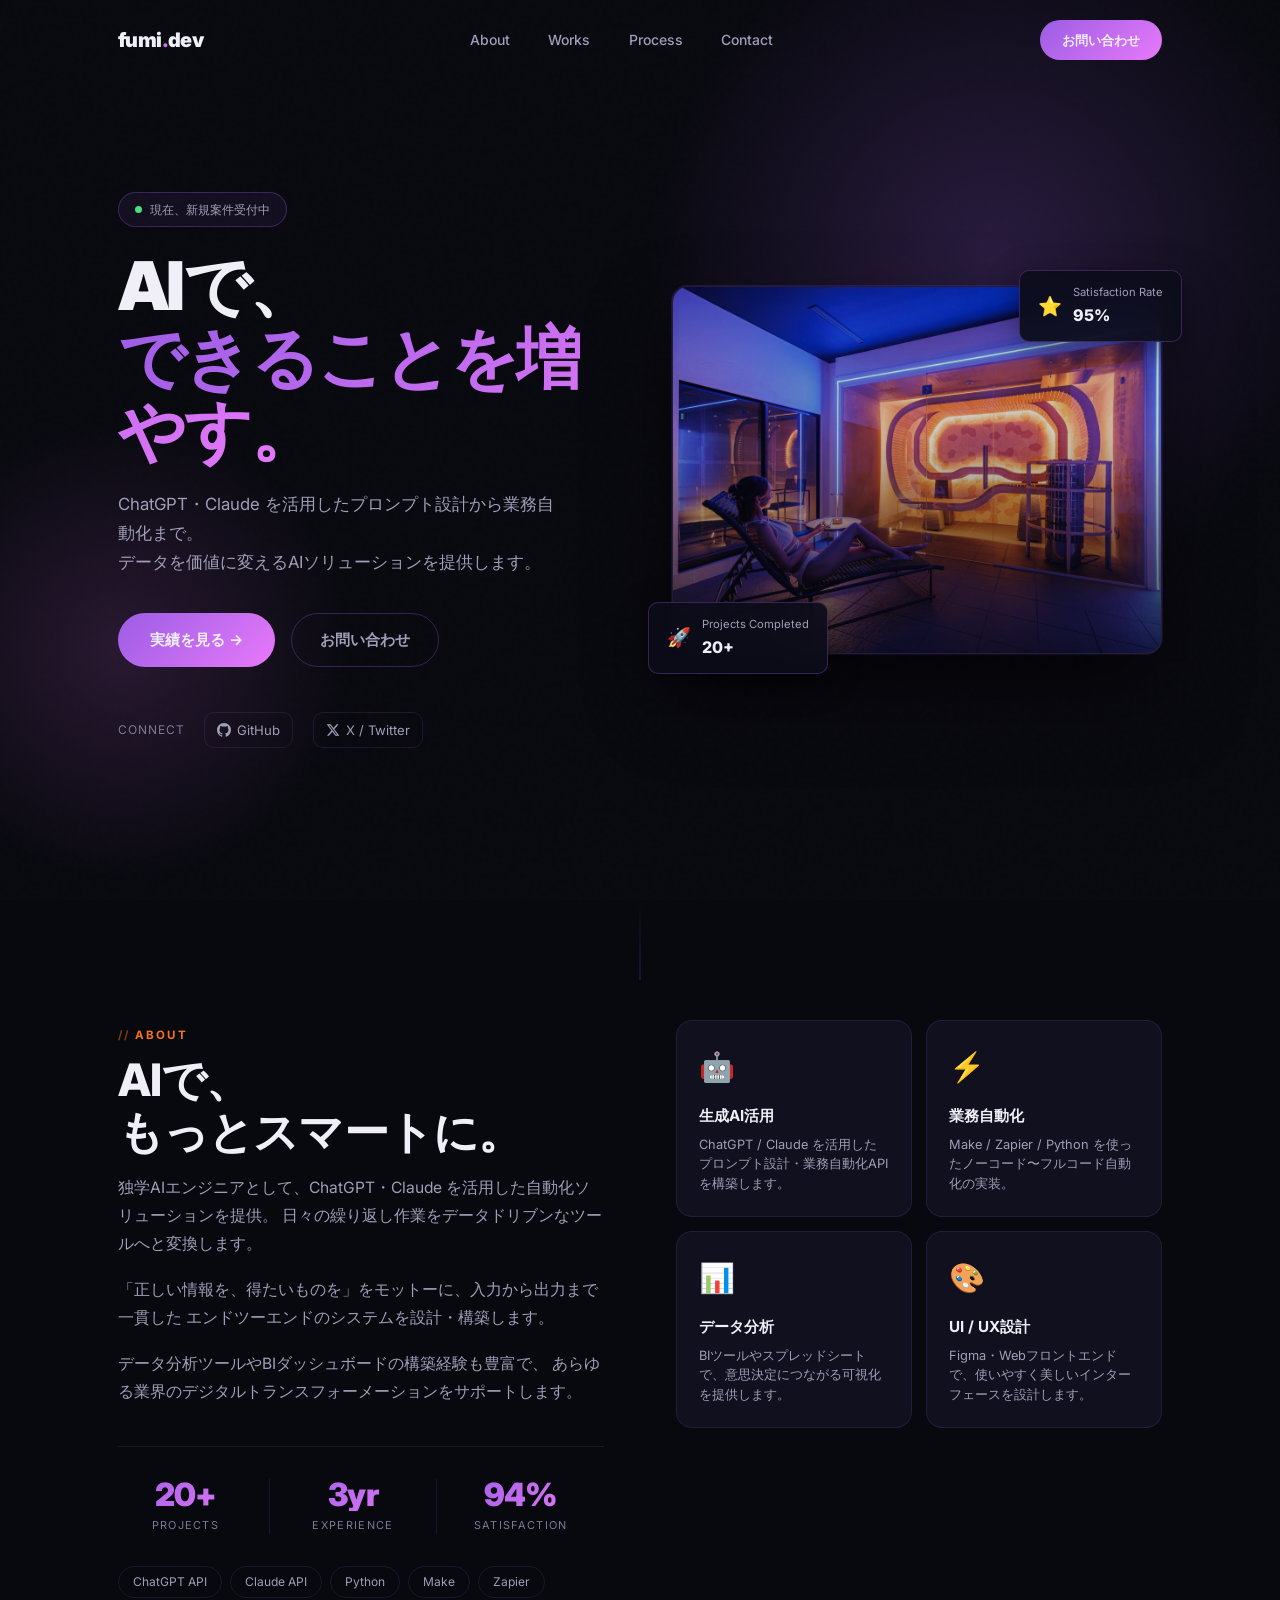
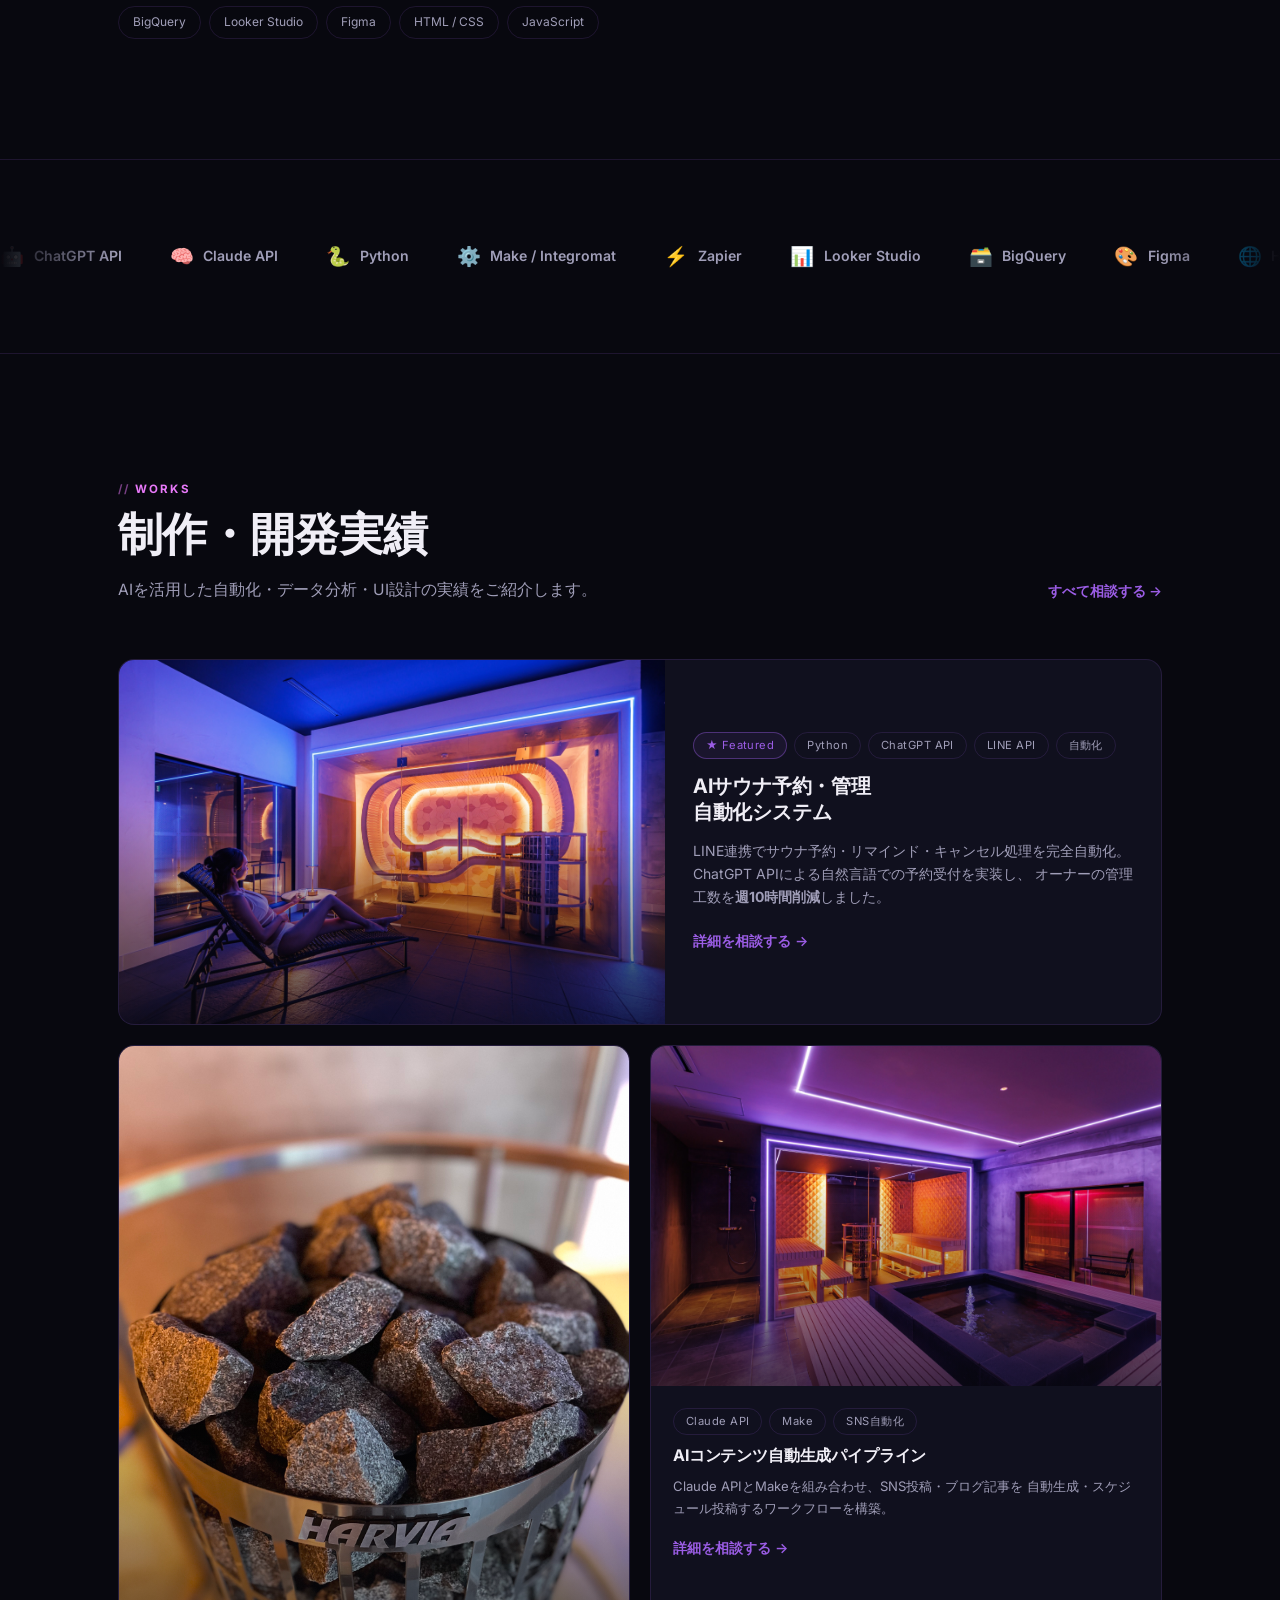
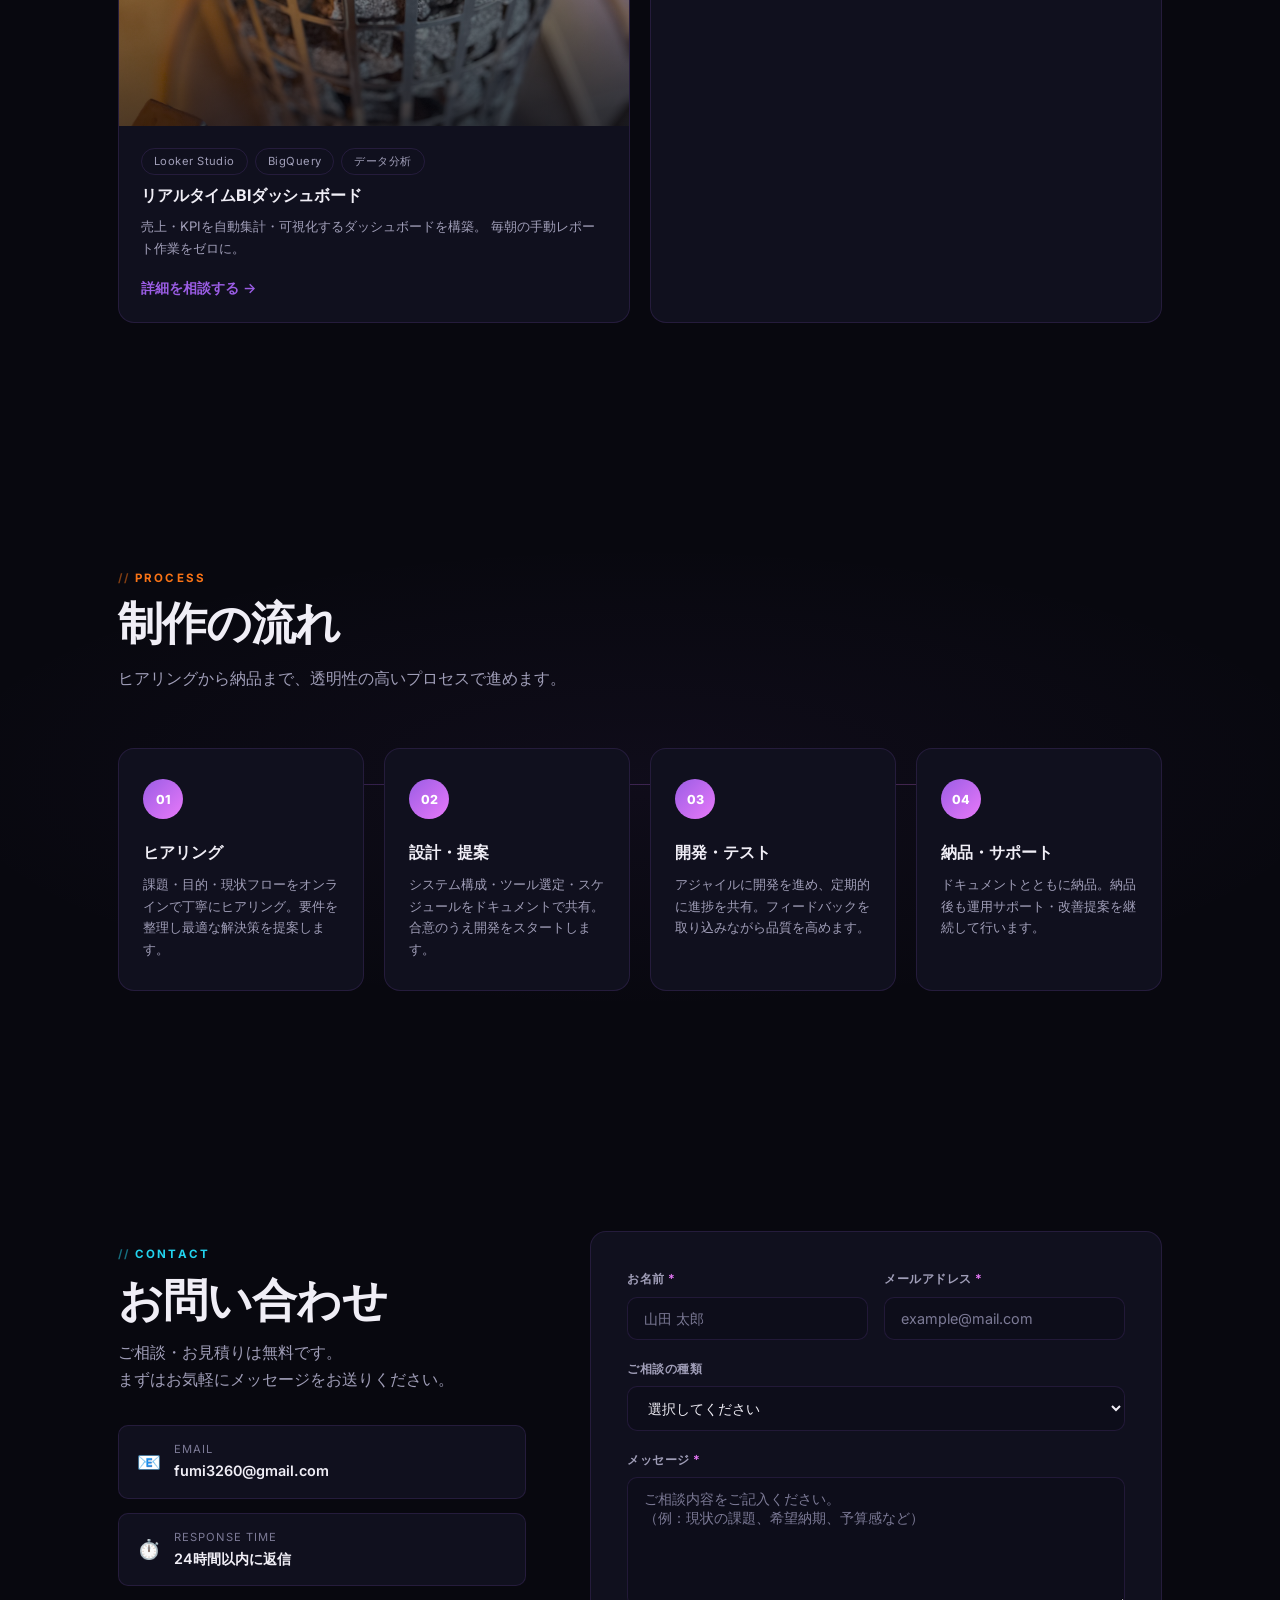
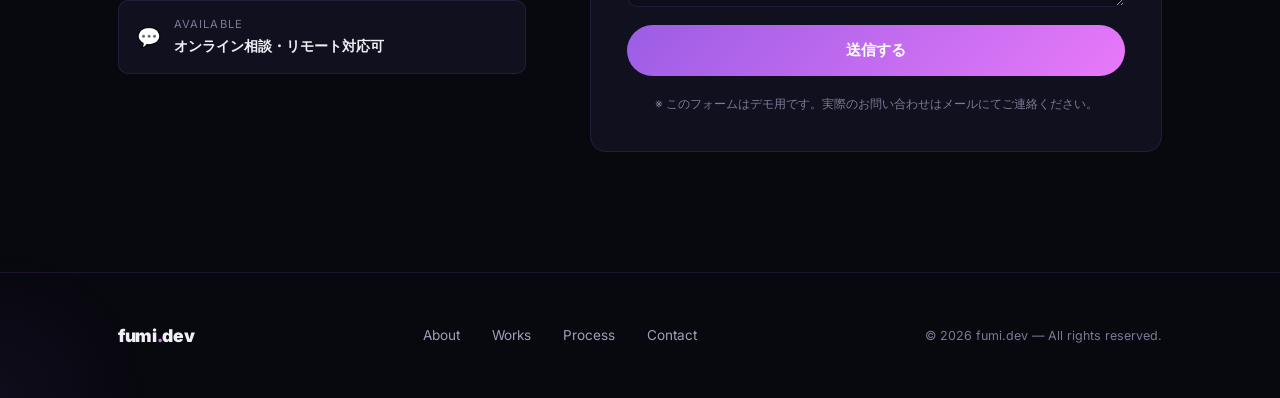
<file: index.html>
<!DOCTYPE html>
<html lang="ja">
<head>
  <meta charset="UTF-8" />
  <meta name="viewport" content="width=device-width, initial-scale=1.0" />
  <title>Fumi | AI・自動化ポートフォリオ</title>
  <meta name="description" content="AIエンジニア・自動化エキスパートのポートフォリオ。ChatGPT/Claude活用・業務自動化・BIダッシュボード・UI/UXデザイン。" />

  <!-- OGP -->
  <meta property="og:title"       content="Fumi | AI・自動化ポートフォリオ" />
  <meta property="og:description" content="ChatGPT/Claude を活用したプロンプト設計から業務自動化まで。データを価値に変えるAIソリューション。" />
  <meta property="og:type"        content="website" />
  <meta property="og:image"       content="IMG_5046.JPG" />

  <!-- Fonts -->
  <link rel="preconnect" href="https://fonts.googleapis.com" />
  <link rel="preconnect" href="https://fonts.gstatic.com" crossorigin />
  <link href="https://fonts.googleapis.com/css2?family=Inter:wght@400;500;600;700;800;900&display=swap" rel="stylesheet" />

  <link rel="stylesheet" href="style.css" />
</head>
<body>

<!-- Scroll progress bar -->
<div id="progress-bar"></div>

<!-- ====================================================
     NAV
===================================================== -->
<nav id="nav">
  <div class="wrap nav-inner">
    <a href="#hero" class="logo">fumi<em>.</em>dev</a>

    <ul class="nav-links">
      <li><a href="#about">About</a></li>
      <li><a href="#works">Works</a></li>
      <li><a href="#process">Process</a></li>
      <li><a href="#contact">Contact</a></li>
    </ul>

    <a href="#contact" class="nav-cta">お問い合わせ</a>

    <button class="hamburger" aria-label="メニューを開く" aria-expanded="false">
      <span></span><span></span><span></span>
    </button>
  </div>
</nav>

<!-- Mobile fullscreen menu -->
<div id="mobile-menu" role="dialog" aria-modal="true">
  <a href="#about">About</a>
  <a href="#works">Works</a>
  <a href="#process">Process</a>
  <a href="#contact">Contact</a>
  <a href="#contact" class="btn-primary" style="font-size:.95rem;padding:14px 36px;border-radius:999px;">お問い合わせ</a>
</div>

<!-- ====================================================
     HERO
===================================================== -->
<section id="hero">
  <div class="hero-bg" aria-hidden="true"></div>
  <div class="hero-bg-noise" aria-hidden="true"></div>

  <div class="wrap">
    <div class="hero-inner">

      <!-- Left: copy -->
      <div class="fi">
        <div class="hero-badge">
          <span class="live-dot"></span>
          現在、新規案件受付中
        </div>

        <h1 class="hero-title">
          AIで、<br>
          <span class="grad-text" id="typing-text">できることを増やす。</span><span class="cursor" aria-hidden="true"></span>
        </h1>

        <p class="hero-desc">
          ChatGPT・Claude を活用したプロンプト設計から業務自動化まで。<br>
          データを価値に変えるAIソリューションを提供します。
        </p>

        <div class="hero-btns">
          <a href="#works"   class="btn-primary">実績を見る →</a>
          <a href="#contact" class="btn-outline">お問い合わせ</a>
        </div>

        <div class="hero-socials">
          <span>Connect</span>
          <a href="https://github.com" target="_blank" rel="noopener" class="social-link">
            <svg viewBox="0 0 24 24" fill="currentColor"><path d="M12 0C5.37 0 0 5.37 0 12c0 5.3 3.438 9.8 8.205 11.385.6.113.82-.258.82-.577 0-.285-.01-1.04-.015-2.04-3.338.724-4.042-1.61-4.042-1.61C4.422 18.07 3.633 17.7 3.633 17.7c-1.087-.744.084-.729.084-.729 1.205.084 1.838 1.236 1.838 1.236 1.07 1.835 2.809 1.305 3.495.998.108-.776.417-1.305.76-1.605-2.665-.3-5.466-1.332-5.466-5.93 0-1.31.465-2.38 1.235-3.22-.135-.303-.54-1.523.105-3.176 0 0 1.005-.322 3.3 1.23.96-.267 1.98-.399 3-.405 1.02.006 2.04.138 3 .405 2.28-1.552 3.285-1.23 3.285-1.23.645 1.653.24 2.873.12 3.176.765.84 1.23 1.91 1.23 3.22 0 4.61-2.805 5.625-5.475 5.92.42.36.81 1.096.81 2.22 0 1.606-.015 2.896-.015 3.286 0 .315.21.69.825.57C20.565 21.795 24 17.295 24 12c0-6.63-5.37-12-12-12"/></svg>
            GitHub
          </a>
          <a href="https://twitter.com" target="_blank" rel="noopener" class="social-link">
            <svg viewBox="0 0 24 24" fill="currentColor"><path d="M18.244 2.25h3.308l-7.227 8.26 8.502 11.24H16.17l-5.214-6.817L4.99 21.75H1.68l7.73-8.835L1.254 2.25H8.08l4.713 6.231zm-1.161 17.52h1.833L7.084 4.126H5.117z"/></svg>
            X / Twitter
          </a>
        </div>
      </div>

      <!-- Right: visual -->
      <div class="hero-visual fi d2">
        <div class="hero-img-card">
          <img src="IMG_5046.JPG" alt="ポートフォリオイメージ" loading="eager" />
          <div class="work-overlay" aria-hidden="true"></div>
        </div>

        <!-- floating stat cards -->
        <div class="float-card float-card-a">
          <span class="float-icon">🚀</span>
          <div>
            <div class="float-label">Projects Completed</div>
            <div class="float-val">20+</div>
          </div>
        </div>
        <div class="float-card float-card-b">
          <span class="float-icon">⭐</span>
          <div>
            <div class="float-label">Satisfaction Rate</div>
            <div class="float-val">95%</div>
          </div>
        </div>
      </div>

    </div>
  </div>
</section>

<!-- ====================================================
     ABOUT
===================================================== -->
<section id="about">
  <div class="wrap">
    <div class="about-grid">

      <!-- Left: text -->
      <div class="fi">
        <p class="eyebrow eyebrow-o">About</p>
        <h2 class="sec-title">AIで、<br>もっとスマートに。</h2>
        <div class="about-text">
          <p>
            独学AIエンジニアとして、ChatGPT・Claude を活用した自動化ソリューションを提供。
            日々の繰り返し作業をデータドリブンなツールへと変換します。
          </p>
          <p>
            「正しい情報を、得たいものを」をモットーに、入力から出力まで一貫した
            エンドツーエンドのシステムを設計・構築します。
          </p>
          <p>
            データ分析ツールやBIダッシュボードの構築経験も豊富で、
            あらゆる業界のデジタルトランスフォーメーションをサポートします。
          </p>
        </div>

        <!-- count-up stats -->
        <div class="stats">
          <div class="stat-item">
            <div class="stat-num grad-text" data-target="20" data-suffix="+">20+</div>
            <div class="stat-lbl">Projects</div>
          </div>
          <div class="stat-item">
            <div class="stat-num grad-text" data-target="3" data-suffix="yr">3yr</div>
            <div class="stat-lbl">Experience</div>
          </div>
          <div class="stat-item">
            <div class="stat-num grad-text" data-target="95" data-suffix="%">95%</div>
            <div class="stat-lbl">Satisfaction</div>
          </div>
        </div>

        <!-- tech tags -->
        <div class="tech-tags fi d1">
          <span class="tech-tag">ChatGPT API</span>
          <span class="tech-tag">Claude API</span>
          <span class="tech-tag">Python</span>
          <span class="tech-tag">Make</span>
          <span class="tech-tag">Zapier</span>
          <span class="tech-tag">BigQuery</span>
          <span class="tech-tag">Looker Studio</span>
          <span class="tech-tag">Figma</span>
          <span class="tech-tag">HTML / CSS</span>
          <span class="tech-tag">JavaScript</span>
        </div>
      </div>

      <!-- Right: skill cards -->
      <div class="skills-grid">
        <div class="skill-card fi">
          <div class="sk-icon">🤖</div>
          <div class="sk-name">生成AI活用</div>
          <div class="sk-desc">ChatGPT / Claude を活用したプロンプト設計・業務自動化APIを構築します。</div>
        </div>
        <div class="skill-card fi d1">
          <div class="sk-icon">⚡</div>
          <div class="sk-name">業務自動化</div>
          <div class="sk-desc">Make / Zapier / Python を使ったノーコード〜フルコード自動化の実装。</div>
        </div>
        <div class="skill-card fi d2">
          <div class="sk-icon">📊</div>
          <div class="sk-name">データ分析</div>
          <div class="sk-desc">BIツールやスプレッドシートで、意思決定につながる可視化を提供します。</div>
        </div>
        <div class="skill-card fi d3">
          <div class="sk-icon">🎨</div>
          <div class="sk-name">UI / UX設計</div>
          <div class="sk-desc">Figma・Webフロントエンドで、使いやすく美しいインターフェースを設計します。</div>
        </div>
      </div>

    </div>
  </div>
</section>

<!-- ====================================================
     TECH STACK MARQUEE
===================================================== -->
<section id="stack" aria-label="使用技術">
  <div class="stack-scroll-wrap">
    <div class="stack-scroll">
      <!-- duplicated for seamless loop -->
      <span class="stack-item"><span>🤖</span>ChatGPT API</span>
      <span class="stack-item"><span>🧠</span>Claude API</span>
      <span class="stack-item"><span>🐍</span>Python</span>
      <span class="stack-item"><span>⚙️</span>Make / Integromat</span>
      <span class="stack-item"><span>⚡</span>Zapier</span>
      <span class="stack-item"><span>📊</span>Looker Studio</span>
      <span class="stack-item"><span>🗃️</span>BigQuery</span>
      <span class="stack-item"><span>🎨</span>Figma</span>
      <span class="stack-item"><span>🌐</span>HTML / CSS / JS</span>
      <span class="stack-item"><span>🗂️</span>Notion API</span>
      <span class="stack-item"><span>📩</span>LINE Messaging API</span>
      <span class="stack-item"><span>☁️</span>Google Cloud</span>
      <!-- duplicate -->
      <span class="stack-item"><span>🤖</span>ChatGPT API</span>
      <span class="stack-item"><span>🧠</span>Claude API</span>
      <span class="stack-item"><span>🐍</span>Python</span>
      <span class="stack-item"><span>⚙️</span>Make / Integromat</span>
      <span class="stack-item"><span>⚡</span>Zapier</span>
      <span class="stack-item"><span>📊</span>Looker Studio</span>
      <span class="stack-item"><span>🗃️</span>BigQuery</span>
      <span class="stack-item"><span>🎨</span>Figma</span>
      <span class="stack-item"><span>🌐</span>HTML / CSS / JS</span>
      <span class="stack-item"><span>🗂️</span>Notion API</span>
      <span class="stack-item"><span>📩</span>LINE Messaging API</span>
      <span class="stack-item"><span>☁️</span>Google Cloud</span>
    </div>
  </div>
</section>

<!-- ====================================================
     WORKS
===================================================== -->
<section id="works">
  <div class="wrap">
    <div class="sec-head fi">
      <div class="sec-head-inner">
        <div>
          <p class="eyebrow eyebrow-p">Works</p>
          <h2 class="sec-title">制作・開発実績</h2>
          <p class="sec-desc">AIを活用した自動化・データ分析・UI設計の実績をご紹介します。</p>
        </div>
        <a href="#contact" class="view-all">すべて相談する →</a>
      </div>
    </div>

    <div class="works-grid">

      <!-- ── Featured ── -->
      <article class="work-card feat fi">
        <div class="work-img-wrap">
          <img src="IMG_5046.JPG" alt="AIサウナ予約・管理自動化システム" loading="lazy" />
          <div class="work-overlay" aria-hidden="true"></div>
        </div>
        <div class="work-body">
          <div class="work-tags">
            <span class="work-tag featured">★ Featured</span>
            <span class="work-tag">Python</span>
            <span class="work-tag">ChatGPT API</span>
            <span class="work-tag">LINE API</span>
            <span class="work-tag">自動化</span>
          </div>
          <h3 class="work-title">AIサウナ予約・管理<br>自動化システム</h3>
          <p class="work-desc">
            LINE連携でサウナ予約・リマインド・キャンセル処理を完全自動化。
            ChatGPT APIによる自然言語での予約受付を実装し、
            オーナーの管理工数を<strong>週10時間削減</strong>しました。
          </p>
          <a href="#contact" class="work-link">詳細を相談する →</a>
        </div>
      </article>

      <!-- ── Card 2 ── -->
      <article class="work-card fi d1">
        <div class="work-img-wrap">
          <img src="IMG_2662.jpeg" alt="リアルタイムBIダッシュボード" loading="lazy" />
          <div class="work-overlay" aria-hidden="true"></div>
        </div>
        <div class="work-body">
          <div class="work-tags">
            <span class="work-tag">Looker Studio</span>
            <span class="work-tag">BigQuery</span>
            <span class="work-tag">データ分析</span>
          </div>
          <h3 class="work-title">リアルタイムBIダッシュボード</h3>
          <p class="work-desc">
            売上・KPIを自動集計・可視化するダッシュボードを構築。
            毎朝の手動レポート作業をゼロに。
          </p>
          <a href="#contact" class="work-link">詳細を相談する →</a>
        </div>
      </article>

      <!-- ── Card 3 ── -->
      <article class="work-card fi d2">
        <div class="work-img-wrap">
          <img src="IMG_5043.JPG" alt="AIコンテンツ自動生成パイプライン" loading="lazy" />
          <div class="work-overlay" aria-hidden="true"></div>
        </div>
        <div class="work-body">
          <div class="work-tags">
            <span class="work-tag">Claude API</span>
            <span class="work-tag">Make</span>
            <span class="work-tag">SNS自動化</span>
          </div>
          <h3 class="work-title">AIコンテンツ自動生成パイプライン</h3>
          <p class="work-desc">
            Claude APIとMakeを組み合わせ、SNS投稿・ブログ記事を
            自動生成・スケジュール投稿するワークフローを構築。
          </p>
          <a href="#contact" class="work-link">詳細を相談する →</a>
        </div>
      </article>

    </div>
  </div>
</section>

<!-- ====================================================
     PROCESS
===================================================== -->
<section id="process">
  <div class="wrap">
    <div class="sec-head fi">
      <p class="eyebrow eyebrow-o">Process</p>
      <h2 class="sec-title">制作の流れ</h2>
      <p class="sec-desc">ヒアリングから納品まで、透明性の高いプロセスで進めます。</p>
    </div>

    <div class="process-grid">
      <div class="process-card fi">
        <div class="process-step">01</div>
        <div class="process-title">ヒアリング</div>
        <p class="process-desc">課題・目的・現状フローをオンラインで丁寧にヒアリング。要件を整理し最適な解決策を提案します。</p>
      </div>
      <div class="process-card fi d1">
        <div class="process-step">02</div>
        <div class="process-title">設計・提案</div>
        <p class="process-desc">システム構成・ツール選定・スケジュールをドキュメントで共有。合意のうえ開発をスタートします。</p>
      </div>
      <div class="process-card fi d2">
        <div class="process-step">03</div>
        <div class="process-title">開発・テスト</div>
        <p class="process-desc">アジャイルに開発を進め、定期的に進捗を共有。フィードバックを取り込みながら品質を高めます。</p>
      </div>
      <div class="process-card fi d3">
        <div class="process-step">04</div>
        <div class="process-title">納品・サポート</div>
        <p class="process-desc">ドキュメントとともに納品。納品後も運用サポート・改善提案を継続して行います。</p>
      </div>
    </div>
  </div>
</section>

<!-- ====================================================
     CONTACT
===================================================== -->
<section id="contact">
  <div class="wrap">
    <div class="contact-wrap">

      <!-- Left: info -->
      <div class="contact-info fi">
        <p class="eyebrow eyebrow-c">Contact</p>
        <h2 class="sec-title">お問い合わせ</h2>
        <p class="sec-desc">
          ご相談・お見積りは無料です。<br>
          まずはお気軽にメッセージをお送りください。
        </p>

        <div class="contact-detail">
          <div class="contact-item">
            <span class="contact-item-icon">📧</span>
            <div>
              <div class="contact-item-label">Email</div>
              <div class="contact-item-val">fumi3260@gmail.com</div>
            </div>
          </div>
          <div class="contact-item">
            <span class="contact-item-icon">⏱️</span>
            <div>
              <div class="contact-item-label">Response Time</div>
              <div class="contact-item-val">24時間以内に返信</div>
            </div>
          </div>
          <div class="contact-item">
            <span class="contact-item-icon">💬</span>
            <div>
              <div class="contact-item-label">Available</div>
              <div class="contact-item-val">オンライン相談・リモート対応可</div>
            </div>
          </div>
        </div>
      </div>

      <!-- Right: form -->
      <form class="contact-form fi d1" id="contact-form" novalidate>
        <div class="form-row">
          <div class="form-group">
            <label for="name">お名前 <span style="color:var(--pink)">*</span></label>
            <input type="text" id="name" name="name" placeholder="山田 太郎" autocomplete="name" />
          </div>
          <div class="form-group">
            <label for="email">メールアドレス <span style="color:var(--pink)">*</span></label>
            <input type="email" id="email" name="email" placeholder="example@mail.com" autocomplete="email" />
          </div>
        </div>
        <div class="form-group">
          <label for="type">ご相談の種類</label>
          <select id="type" name="type">
            <option value="">選択してください</option>
            <option value="ai">AI・自動化ツール開発</option>
            <option value="bi">BIダッシュボード構築</option>
            <option value="ui">UI/UXデザイン・Web制作</option>
            <option value="consulting">AI活用コンサルティング</option>
            <option value="other">その他・まずは相談したい</option>
          </select>
        </div>
        <div class="form-group">
          <label for="message">メッセージ <span style="color:var(--pink)">*</span></label>
          <textarea id="message" name="message"
            placeholder="ご相談内容をご記入ください。&#10;（例：現状の課題、希望納期、予算感など）"></textarea>
        </div>
        <button type="submit" class="form-submit">送信する</button>
        <p class="form-note">※ このフォームはデモ用です。実際のお問い合わせはメールにてご連絡ください。</p>
      </form>

    </div>
  </div>
</section>

<!-- ====================================================
     FOOTER
===================================================== -->
<footer>
  <div class="wrap footer-inner">
    <a href="#hero" class="footer-logo">fumi<em>.</em>dev</a>
    <nav class="footer-links" aria-label="フッターナビ">
      <a href="#about">About</a>
      <a href="#works">Works</a>
      <a href="#process">Process</a>
      <a href="#contact">Contact</a>
    </nav>
    <p class="footer-copy">© 2026 fumi.dev — All rights reserved.</p>
  </div>
</footer>

<!-- Toast -->
<div id="toast" role="status" aria-live="polite"></div>

<script src="script.js"></script>
</body>
</html>
</file>
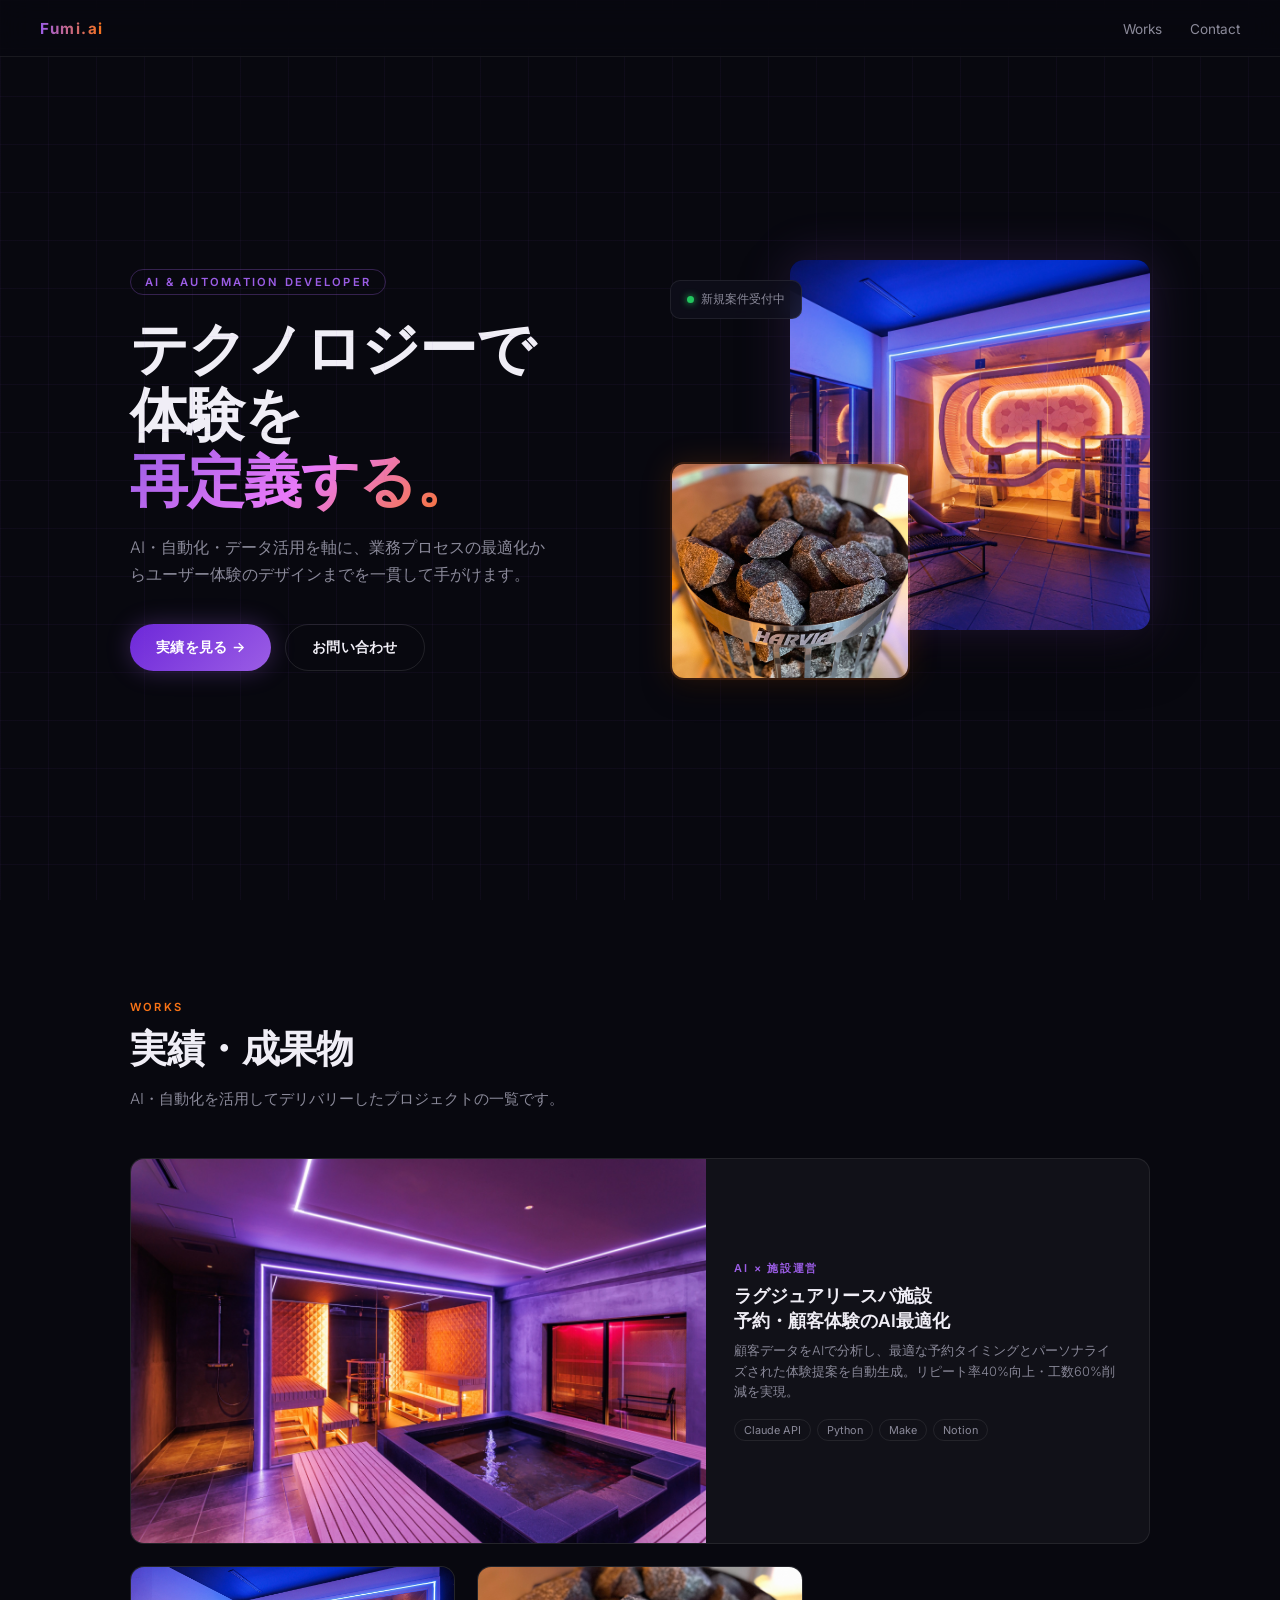
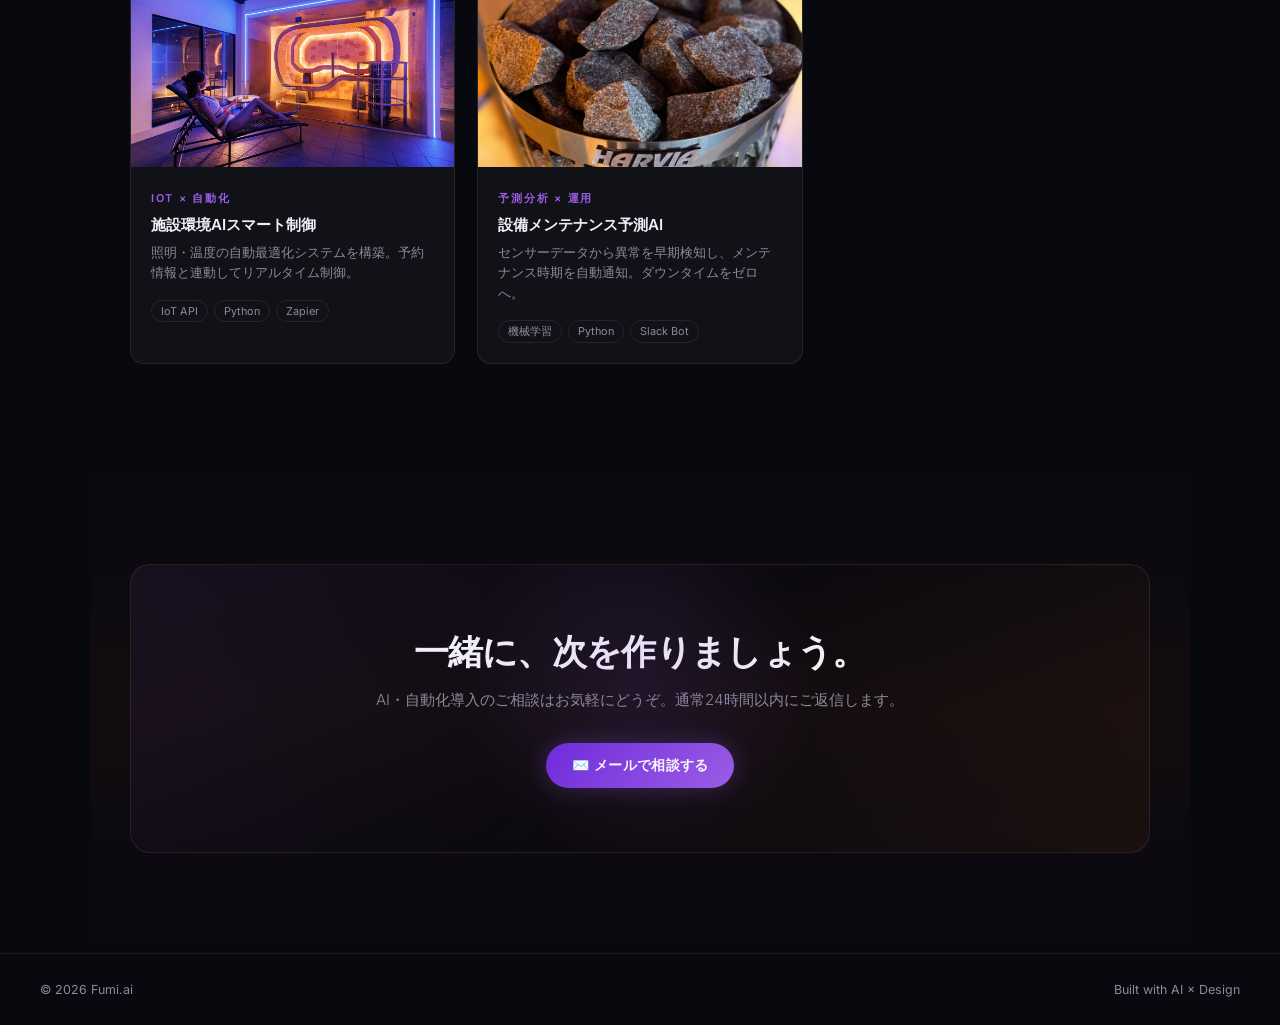
<file: moc.html>
<!DOCTYPE html>
<html lang="ja">
<head>
<meta charset="UTF-8"/>
<meta name="viewport" content="width=device-width,initial-scale=1.0"/>
<title>MOC — AI Portfolio</title>
<link href="https://fonts.googleapis.com/css2?family=Inter:wght@300;500;700&display=swap" rel="stylesheet"/>
<style>
*{box-sizing:border-box;margin:0;padding:0}
body{font-family:'Inter',sans-serif;background:#08080f;color:#f0eef6;overflow-x:hidden}

/* grid bg */
body::before{content:'';position:fixed;inset:0;background-image:linear-gradient(rgba(155,93,229,.05)1px,transparent 1px),linear-gradient(90deg,rgba(155,93,229,.05)1px,transparent 1px);background-size:48px 48px;pointer-events:none}

/* nav */
nav{position:fixed;top:0;left:0;right:0;z-index:99;display:flex;justify-content:space-between;align-items:center;padding:18px 40px;background:rgba(8,8,15,.8);backdrop-filter:blur(16px);border-bottom:1px solid rgba(255,255,255,.07)}
.logo{font-weight:700;font-size:.95rem;letter-spacing:.1em;background:linear-gradient(90deg,#9b5de5,#f97316);-webkit-background-clip:text;-webkit-text-fill-color:transparent}
.nav-links{display:flex;gap:28px;list-style:none}
.nav-links a{color:#8b8a9a;text-decoration:none;font-size:.85rem;transition:color.2s}
.nav-links a:hover{color:#f0eef6}

/* hero */
#hero{min-height:100vh;display:flex;align-items:center;padding:100px 40px 60px;max-width:1100px;margin:0 auto;gap:60px}
.hero-left{flex:1}
.eyebrow{display:inline-block;font-size:.7rem;font-weight:600;letter-spacing:.2em;text-transform:uppercase;color:#9b5de5;border:1px solid rgba(155,93,229,.3);border-radius:100px;padding:5px 14px;margin-bottom:20px}
h1{font-size:clamp(2.2rem,5vw,3.6rem);font-weight:700;line-height:1.15;letter-spacing:-.02em;margin-bottom:20px}
.grad{background:linear-gradient(135deg,#9b5de5,#e879f9,#f97316);-webkit-background-clip:text;-webkit-text-fill-color:transparent}
.sub{color:#8b8a9a;font-size:1rem;font-weight:300;line-height:1.7;margin-bottom:36px;max-width:420px}
.cta{display:flex;gap:14px}
.btn{display:inline-flex;align-items:center;padding:13px 26px;border-radius:100px;font-size:.88rem;font-weight:600;text-decoration:none;letter-spacing:.02em;transition:transform.2s,box-shadow.2s;border:none;cursor:pointer}
.btn:hover{transform:translateY(-2px)}
.btn-p{background:linear-gradient(135deg,#6d28d9,#9b5de5);color:#fff;box-shadow:0 0 24px rgba(155,93,229,.3)}
.btn-p:hover{box-shadow:0 0 36px rgba(155,93,229,.5)}
.btn-o{background:transparent;color:#f0eef6;border:1px solid rgba(255,255,255,.1)}
.btn-o:hover{background:rgba(255,255,255,.04)}

/* hero images */
.hero-right{flex:1;position:relative;height:420px}
.img-main{position:absolute;right:0;top:0;width:75%;height:88%;object-fit:cover;border-radius:14px;box-shadow:0 0 50px rgba(155,93,229,.2),0 24px 48px rgba(0,0,0,.5)}
.img-sm{position:absolute;left:0;bottom:0;width:50%;height:52%;object-fit:cover;border-radius:14px;box-shadow:0 0 30px rgba(249,115,22,.15),0 12px 28px rgba(0,0,0,.4);border:2px solid rgba(249,115,22,.2)}
.badge{position:absolute;top:20px;left:0;background:rgba(15,15,26,.85);backdrop-filter:blur(10px);border:1px solid rgba(255,255,255,.08);border-radius:10px;padding:10px 16px;font-size:.75rem;color:#8b8a9a;white-space:nowrap}
.dot{display:inline-block;width:7px;height:7px;background:#22c55e;border-radius:50%;margin-right:7px;box-shadow:0 0 7px #22c55e;animation:p 2s infinite}
@keyframes p{0%,100%{opacity:1}50%{opacity:.4}}

/* section */
.section{max-width:1100px;margin:0 auto;padding:100px 40px}
.s-eye{font-size:.7rem;font-weight:600;letter-spacing:.2em;text-transform:uppercase;color:#f97316;margin-bottom:10px}
.s-title{font-size:clamp(1.6rem,3vw,2.4rem);font-weight:700;letter-spacing:-.02em;margin-bottom:14px}
.s-desc{color:#8b8a9a;font-size:.95rem;font-weight:300;margin-bottom:48px;max-width:500px}

/* works grid */
.grid{display:grid;grid-template-columns:repeat(3,1fr);gap:22px}
.card{background:rgba(255,255,255,.04);border:1px solid rgba(255,255,255,.08);border-radius:14px;overflow:hidden;transition:border-color.3s,transform.3s,box-shadow.3s}
.card:hover{border-color:rgba(155,93,229,.5);transform:translateY(-5px);box-shadow:0 20px 50px rgba(0,0,0,.4),0 0 30px rgba(155,93,229,.1)}
.card img{width:100%;height:200px;object-fit:cover;transition:transform.5s}
.card:hover img{transform:scale(1.05)}
.card-body{padding:20px}
.cat{font-size:.68rem;font-weight:600;letter-spacing:.16em;text-transform:uppercase;color:#9b5de5;margin-bottom:8px}
.card-title{font-size:.95rem;font-weight:600;margin-bottom:8px;line-height:1.4}
.card-desc{font-size:.8rem;color:#8b8a9a;font-weight:300;line-height:1.6;margin-bottom:16px}
.tags{display:flex;flex-wrap:wrap;gap:6px}
.tag{font-size:.68rem;padding:3px 9px;border-radius:100px;border:1px solid rgba(255,255,255,.08);color:#8b8a9a}

/* featured */
.featured{grid-column:span 3;display:grid;grid-template-columns:1.3fr 1fr}
.featured img{height:100%;min-height:240px}
.featured .card-body{padding:32px 28px;display:flex;flex-direction:column;justify-content:center}
.featured .card-title{font-size:1.1rem}

/* contact */
#contact{background:linear-gradient(180deg,transparent,rgba(249,115,22,.04),transparent)}
.cbox{text-align:center;border:1px solid rgba(255,255,255,.08);border-radius:20px;padding:64px 40px;background:linear-gradient(135deg,rgba(155,93,229,.08),transparent,rgba(249,115,22,.06));position:relative;overflow:hidden}
.cbox::before{content:'';position:absolute;top:-60px;left:50%;transform:translateX(-50%);width:360px;height:360px;background:radial-gradient(circle,rgba(155,93,229,.12),transparent 70%);pointer-events:none}
.cbox h2{font-size:clamp(1.5rem,3vw,2.2rem);font-weight:700;letter-spacing:-.02em;margin-bottom:14px}
.cbox p{color:#8b8a9a;font-size:.95rem;font-weight:300;margin-bottom:32px}
.cbox .cta{justify-content:center}

/* footer */
footer{border-top:1px solid rgba(255,255,255,.07);padding:28px 40px;display:flex;justify-content:space-between;font-size:.78rem;color:#8b8a9a}
</style>
</head>
<body>

<nav>
  <span class="logo">Fumi.ai</span>
  <ul class="nav-links">
    <li><a href="#works">Works</a></li>
    <li><a href="#contact">Contact</a></li>
  </ul>
</nav>

<!-- Hero -->
<div id="hero">
  <div class="hero-left">
    <span class="eyebrow">AI &amp; Automation Developer</span>
    <h1>テクノロジーで<br>体験を<br><span class="grad">再定義する。</span></h1>
    <p class="sub">AI・自動化・データ活用を軸に、業務プロセスの最適化からユーザー体験のデザインまでを一貫して手がけます。</p>
    <div class="cta">
      <a href="#works" class="btn btn-p">実績を見る →</a>
      <a href="#contact" class="btn btn-o">お問い合わせ</a>
    </div>
  </div>
  <div class="hero-right">
    <img src="IMG_5046.JPG" class="img-main" alt=""/>
    <img src="IMG_2662.jpeg" class="img-sm" alt=""/>
    <div class="badge"><span class="dot"></span>新規案件受付中</div>
  </div>
</div>

<!-- Works -->
<div class="section" id="works">
  <p class="s-eye">Works</p>
  <h2 class="s-title">実績・成果物</h2>
  <p class="s-desc">AI・自動化を活用してデリバリーしたプロジェクトの一覧です。</p>
  <div class="grid">
    <div class="card featured">
      <img src="IMG_5043.JPG" alt=""/>
      <div class="card-body">
        <p class="cat">AI × 施設運営</p>
        <h3 class="card-title">ラグジュアリースパ施設<br>予約・顧客体験のAI最適化</h3>
        <p class="card-desc">顧客データをAIで分析し、最適な予約タイミングとパーソナライズされた体験提案を自動生成。リピート率40%向上・工数60%削減を実現。</p>
        <div class="tags">
          <span class="tag">Claude API</span>
          <span class="tag">Python</span>
          <span class="tag">Make</span>
          <span class="tag">Notion</span>
        </div>
      </div>
    </div>
    <div class="card">
      <img src="IMG_5046.JPG" alt=""/>
      <div class="card-body">
        <p class="cat">IoT × 自動化</p>
        <h3 class="card-title">施設環境AIスマート制御</h3>
        <p class="card-desc">照明・温度の自動最適化システムを構築。予約情報と連動してリアルタイム制御。</p>
        <div class="tags"><span class="tag">IoT API</span><span class="tag">Python</span><span class="tag">Zapier</span></div>
      </div>
    </div>
    <div class="card">
      <img src="IMG_2662.jpeg" alt=""/>
      <div class="card-body">
        <p class="cat">予測分析 × 運用</p>
        <h3 class="card-title">設備メンテナンス予測AI</h3>
        <p class="card-desc">センサーデータから異常を早期検知し、メンテナンス時期を自動通知。ダウンタイムをゼロへ。</p>
        <div class="tags"><span class="tag">機械学習</span><span class="tag">Python</span><span class="tag">Slack Bot</span></div>
      </div>
    </div>
  </div>
</div>

<!-- Contact -->
<div class="section" id="contact">
  <div class="cbox">
    <h2>一緒に、次を作りましょう。</h2>
    <p>AI・自動化導入のご相談はお気軽にどうぞ。通常24時間以内にご返信します。</p>
    <div class="cta">
      <a href="mailto:fumi3260@gmail.com" class="btn btn-p">✉️ メールで相談する</a>
    </div>
  </div>
</div>

<footer>
  <span>© 2026 Fumi.ai</span>
  <span>Built with AI × Design</span>
</footer>

</body>
</html>
</file>
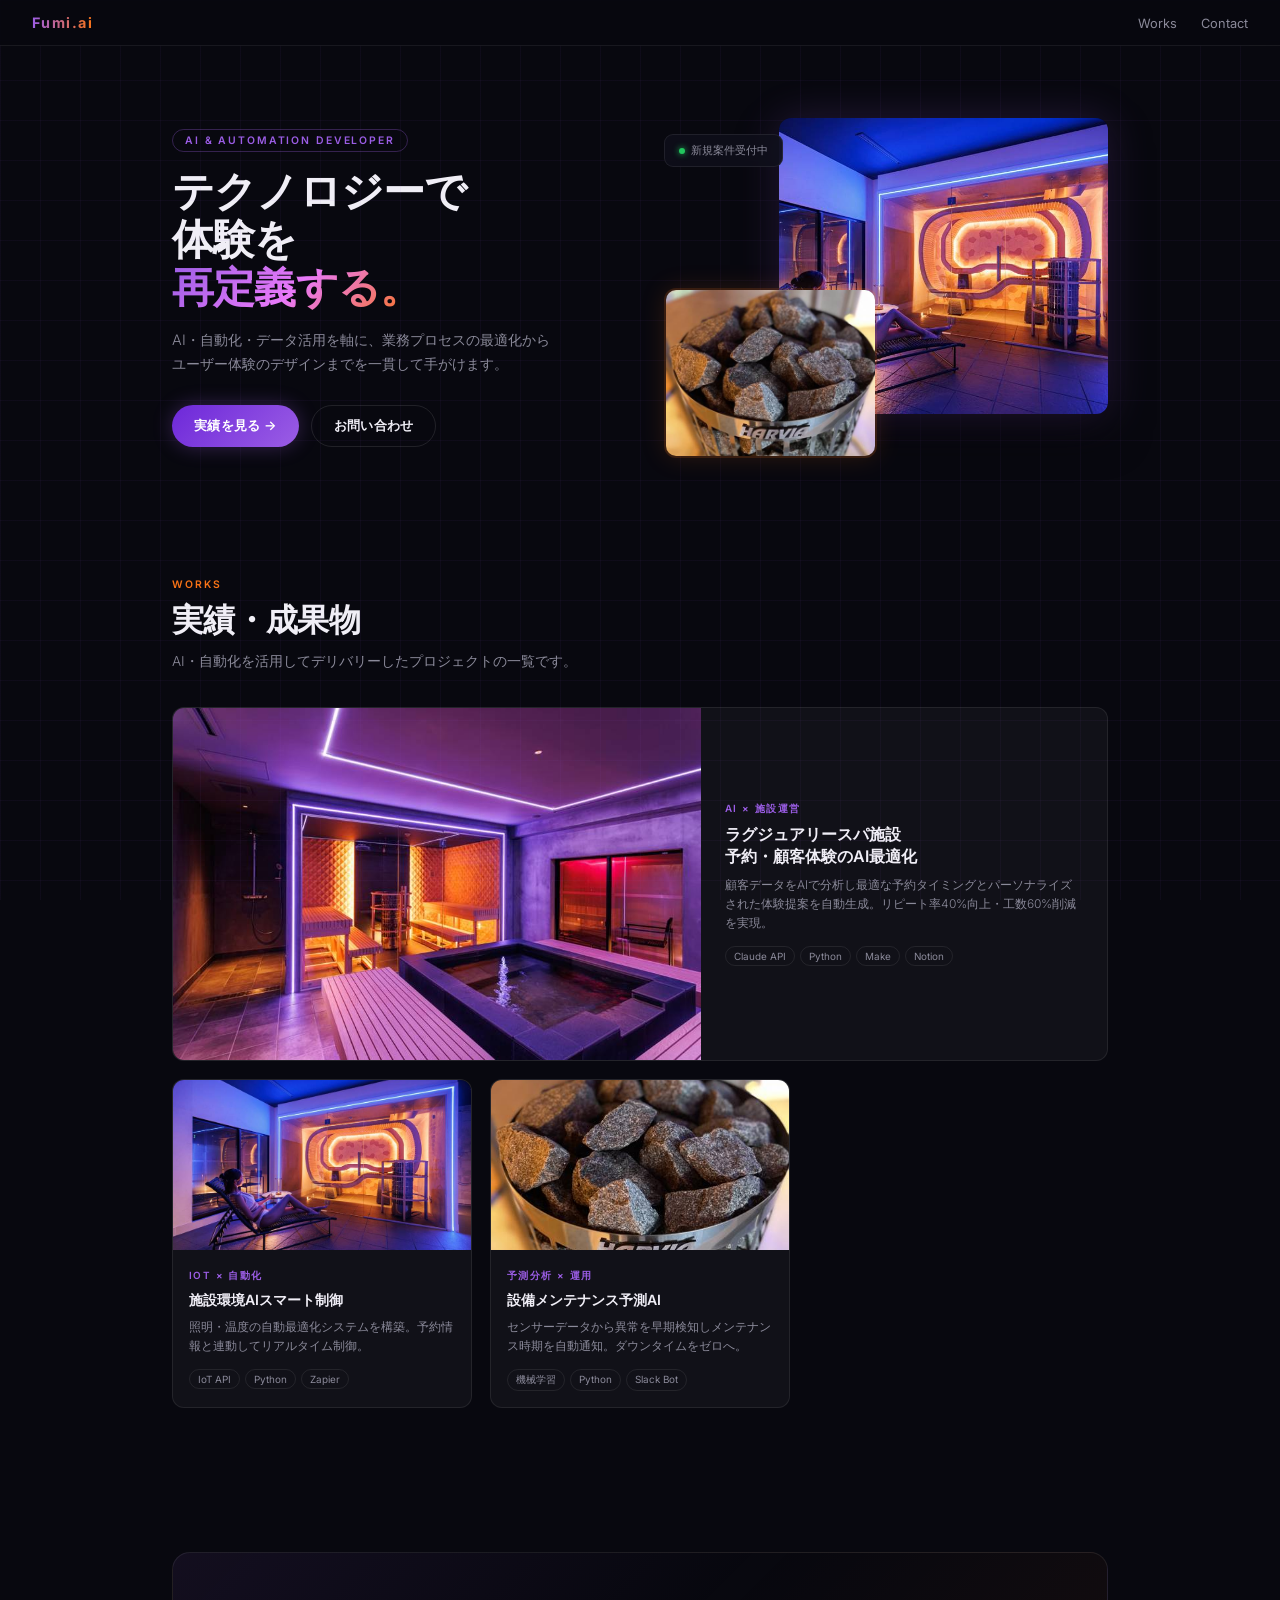
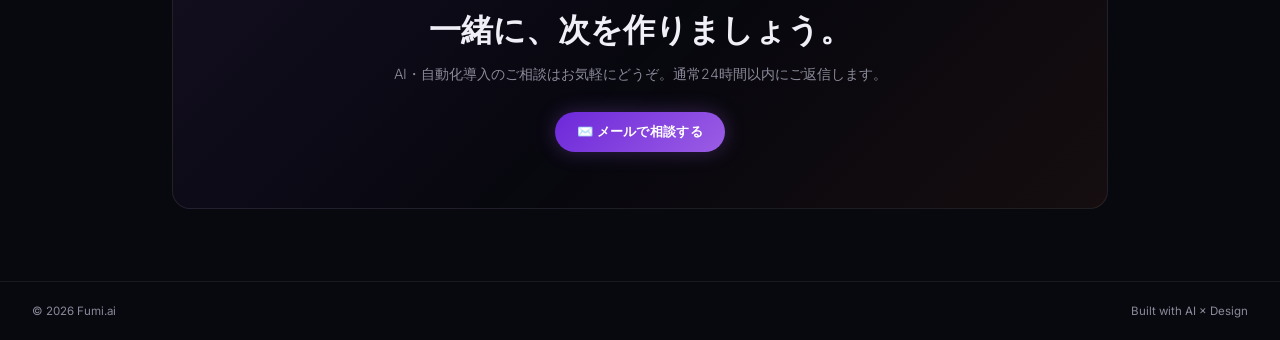
<file: moc_embed.html>
<!DOCTYPE html>
<html lang="ja">
<head>
<meta charset="UTF-8"/>
<meta name="viewport" content="width=device-width,initial-scale=1.0"/>
<title>MOC</title>
<link href="https://fonts.googleapis.com/css2?family=Inter:wght@300;500;700&display=swap" rel="stylesheet"/>
<style>
*{box-sizing:border-box;margin:0;padding:0}
body{font-family:'Inter',sans-serif;background:#08080f;color:#f0eef6;overflow-x:hidden;font-size:14px}
body::before{content:'';position:fixed;inset:0;background-image:linear-gradient(rgba(155,93,229,.05)1px,transparent 1px),linear-gradient(90deg,rgba(155,93,229,.05)1px,transparent 1px);background-size:40px 40px;pointer-events:none}
nav{position:sticky;top:0;z-index:99;display:flex;justify-content:space-between;align-items:center;padding:14px 32px;background:rgba(8,8,15,.85);backdrop-filter:blur(16px);border-bottom:1px solid rgba(255,255,255,.07)}
.logo{font-weight:700;font-size:.9rem;letter-spacing:.1em;background:linear-gradient(90deg,#9b5de5,#f97316);-webkit-background-clip:text;-webkit-text-fill-color:transparent}
.nav-links{display:flex;gap:24px;list-style:none}
.nav-links a{color:#8b8a9a;text-decoration:none;font-size:.8rem}
#hero{display:flex;align-items:center;gap:48px;padding:72px 32px 48px;max-width:1000px;margin:0 auto}
.hero-left{flex:1}
.eyebrow{display:inline-block;font-size:.65rem;font-weight:600;letter-spacing:.18em;text-transform:uppercase;color:#9b5de5;border:1px solid rgba(155,93,229,.3);border-radius:100px;padding:4px 12px;margin-bottom:16px}
h1{font-size:2.6rem;font-weight:700;line-height:1.15;letter-spacing:-.02em;margin-bottom:16px}
.grad{background:linear-gradient(135deg,#9b5de5,#e879f9,#f97316);-webkit-background-clip:text;-webkit-text-fill-color:transparent}
.sub{color:#8b8a9a;font-size:.9rem;font-weight:300;line-height:1.7;margin-bottom:28px;max-width:380px}
.cta{display:flex;gap:12px}
.btn{display:inline-flex;align-items:center;padding:11px 22px;border-radius:100px;font-size:.82rem;font-weight:600;text-decoration:none;letter-spacing:.02em;border:none;cursor:pointer}
.btn-p{background:linear-gradient(135deg,#6d28d9,#9b5de5);color:#fff;box-shadow:0 0 20px rgba(155,93,229,.3)}
.btn-o{background:transparent;color:#f0eef6;border:1px solid rgba(255,255,255,.1)}
.hero-right{flex:1;position:relative;height:340px}
.img-main{position:absolute;right:0;top:0;width:74%;height:87%;object-fit:cover;border-radius:12px;box-shadow:0 0 40px rgba(155,93,229,.2),0 20px 40px rgba(0,0,0,.5)}
.img-sm{position:absolute;left:0;bottom:0;width:48%;height:50%;object-fit:cover;border-radius:12px;box-shadow:0 0 24px rgba(249,115,22,.15);border:2px solid rgba(249,115,22,.2)}
.badge{position:absolute;top:16px;left:0;background:rgba(15,15,26,.9);backdrop-filter:blur(10px);border:1px solid rgba(255,255,255,.08);border-radius:9px;padding:8px 14px;font-size:.7rem;color:#8b8a9a;white-space:nowrap}
.dot{display:inline-block;width:6px;height:6px;background:#22c55e;border-radius:50%;margin-right:6px;box-shadow:0 0 6px #22c55e}
.section{max-width:1000px;margin:0 auto;padding:72px 32px}
.s-eye{font-size:.65rem;font-weight:600;letter-spacing:.2em;text-transform:uppercase;color:#f97316;margin-bottom:8px}
.s-title{font-size:2rem;font-weight:700;letter-spacing:-.02em;margin-bottom:10px}
.s-desc{color:#8b8a9a;font-size:.85rem;font-weight:300;margin-bottom:36px}
.grid{display:grid;grid-template-columns:repeat(3,1fr);gap:18px}
.card{background:rgba(255,255,255,.04);border:1px solid rgba(255,255,255,.08);border-radius:12px;overflow:hidden;transition:border-color.3s,transform.3s}
.card:hover{border-color:rgba(155,93,229,.5);transform:translateY(-4px)}
.card img{width:100%;height:170px;object-fit:cover}
.card-body{padding:16px}
.cat{font-size:.62rem;font-weight:600;letter-spacing:.14em;text-transform:uppercase;color:#9b5de5;margin-bottom:7px}
.card-title{font-size:.88rem;font-weight:600;margin-bottom:7px;line-height:1.4}
.card-desc{font-size:.75rem;color:#8b8a9a;font-weight:300;line-height:1.6;margin-bottom:14px}
.tags{display:flex;flex-wrap:wrap;gap:5px}
.tag{font-size:.62rem;padding:3px 8px;border-radius:100px;border:1px solid rgba(255,255,255,.08);color:#8b8a9a}
.featured{grid-column:span 3;display:grid;grid-template-columns:1.3fr 1fr}
.featured img{height:100%;min-height:200px}
.featured .card-body{padding:28px 24px;display:flex;flex-direction:column;justify-content:center}
.featured .card-title{font-size:1rem}
.cbox{text-align:center;border:1px solid rgba(255,255,255,.08);border-radius:18px;padding:56px 40px;background:linear-gradient(135deg,rgba(155,93,229,.08),transparent,rgba(249,115,22,.06))}
.cbox h2{font-size:2rem;font-weight:700;margin-bottom:12px}
.cbox p{color:#8b8a9a;font-size:.88rem;font-weight:300;margin-bottom:28px}
footer{border-top:1px solid rgba(255,255,255,.07);padding:22px 32px;display:flex;justify-content:space-between;font-size:.72rem;color:#8b8a9a}
</style>
</head>
<body>
<nav>
  <span class="logo">Fumi.ai</span>
  <ul class="nav-links">
    <li><a href="#works">Works</a></li>
    <li><a href="#contact">Contact</a></li>
  </ul>
</nav>
<div id="hero">
  <div class="hero-left">
    <span class="eyebrow">AI &amp; Automation Developer</span>
    <h1>テクノロジーで<br>体験を<br><span class="grad">再定義する。</span></h1>
    <p class="sub">AI・自動化・データ活用を軸に、業務プロセスの最適化からユーザー体験のデザインまでを一貫して手がけます。</p>
    <div class="cta">
      <a href="#works" class="btn btn-p">実績を見る →</a>
      <a href="#contact" class="btn btn-o">お問い合わせ</a>
    </div>
  </div>
  <div class="hero-right">
    <img src="[data-uri]" class="img-main" alt=""/>
    <img src="[data-uri]" class="img-sm" alt=""/>
    <div class="badge"><span class="dot"></span>新規案件受付中</div>
  </div>
</div>
<div class="section" id="works">
  <p class="s-eye">Works</p>
  <h2 class="s-title">実績・成果物</h2>
  <p class="s-desc">AI・自動化を活用してデリバリーしたプロジェクトの一覧です。</p>
  <div class="grid">
    <div class="card featured">
      <img src="[data-uri]" alt=""/>
      <div class="card-body">
        <p class="cat">AI × 施設運営</p>
        <h3 class="card-title">ラグジュアリースパ施設<br>予約・顧客体験のAI最適化</h3>
        <p class="card-desc">顧客データをAIで分析し最適な予約タイミングとパーソナライズされた体験提案を自動生成。リピート率40%向上・工数60%削減を実現。</p>
        <div class="tags"><span class="tag">Claude API</span><span class="tag">Python</span><span class="tag">Make</span><span class="tag">Notion</span></div>
      </div>
    </div>
    <div class="card">
      <img src="[data-uri]" alt=""/>
      <div class="card-body">
        <p class="cat">IoT × 自動化</p>
        <h3 class="card-title">施設環境AIスマート制御</h3>
        <p class="card-desc">照明・温度の自動最適化システムを構築。予約情報と連動してリアルタイム制御。</p>
        <div class="tags"><span class="tag">IoT API</span><span class="tag">Python</span><span class="tag">Zapier</span></div>
      </div>
    </div>
    <div class="card">
      <img src="[data-uri]" alt=""/>
      <div class="card-body">
        <p class="cat">予測分析 × 運用</p>
        <h3 class="card-title">設備メンテナンス予測AI</h3>
        <p class="card-desc">センサーデータから異常を早期検知しメンテナンス時期を自動通知。ダウンタイムをゼロへ。</p>
        <div class="tags"><span class="tag">機械学習</span><span class="tag">Python</span><span class="tag">Slack Bot</span></div>
      </div>
    </div>
  </div>
</div>
<div class="section" id="contact">
  <div class="cbox">
    <h2>一緒に、次を作りましょう。</h2>
    <p>AI・自動化導入のご相談はお気軽にどうぞ。通常24時間以内にご返信します。</p>
    <div class="cta" style="justify-content:center">
      <a href="mailto:fumi3260@gmail.com" class="btn btn-p">✉️ メールで相談する</a>
    </div>
  </div>
</div>
<footer><span>© 2026 Fumi.ai</span><span>Built with AI × Design</span></footer>
</body>
</html>
</file>
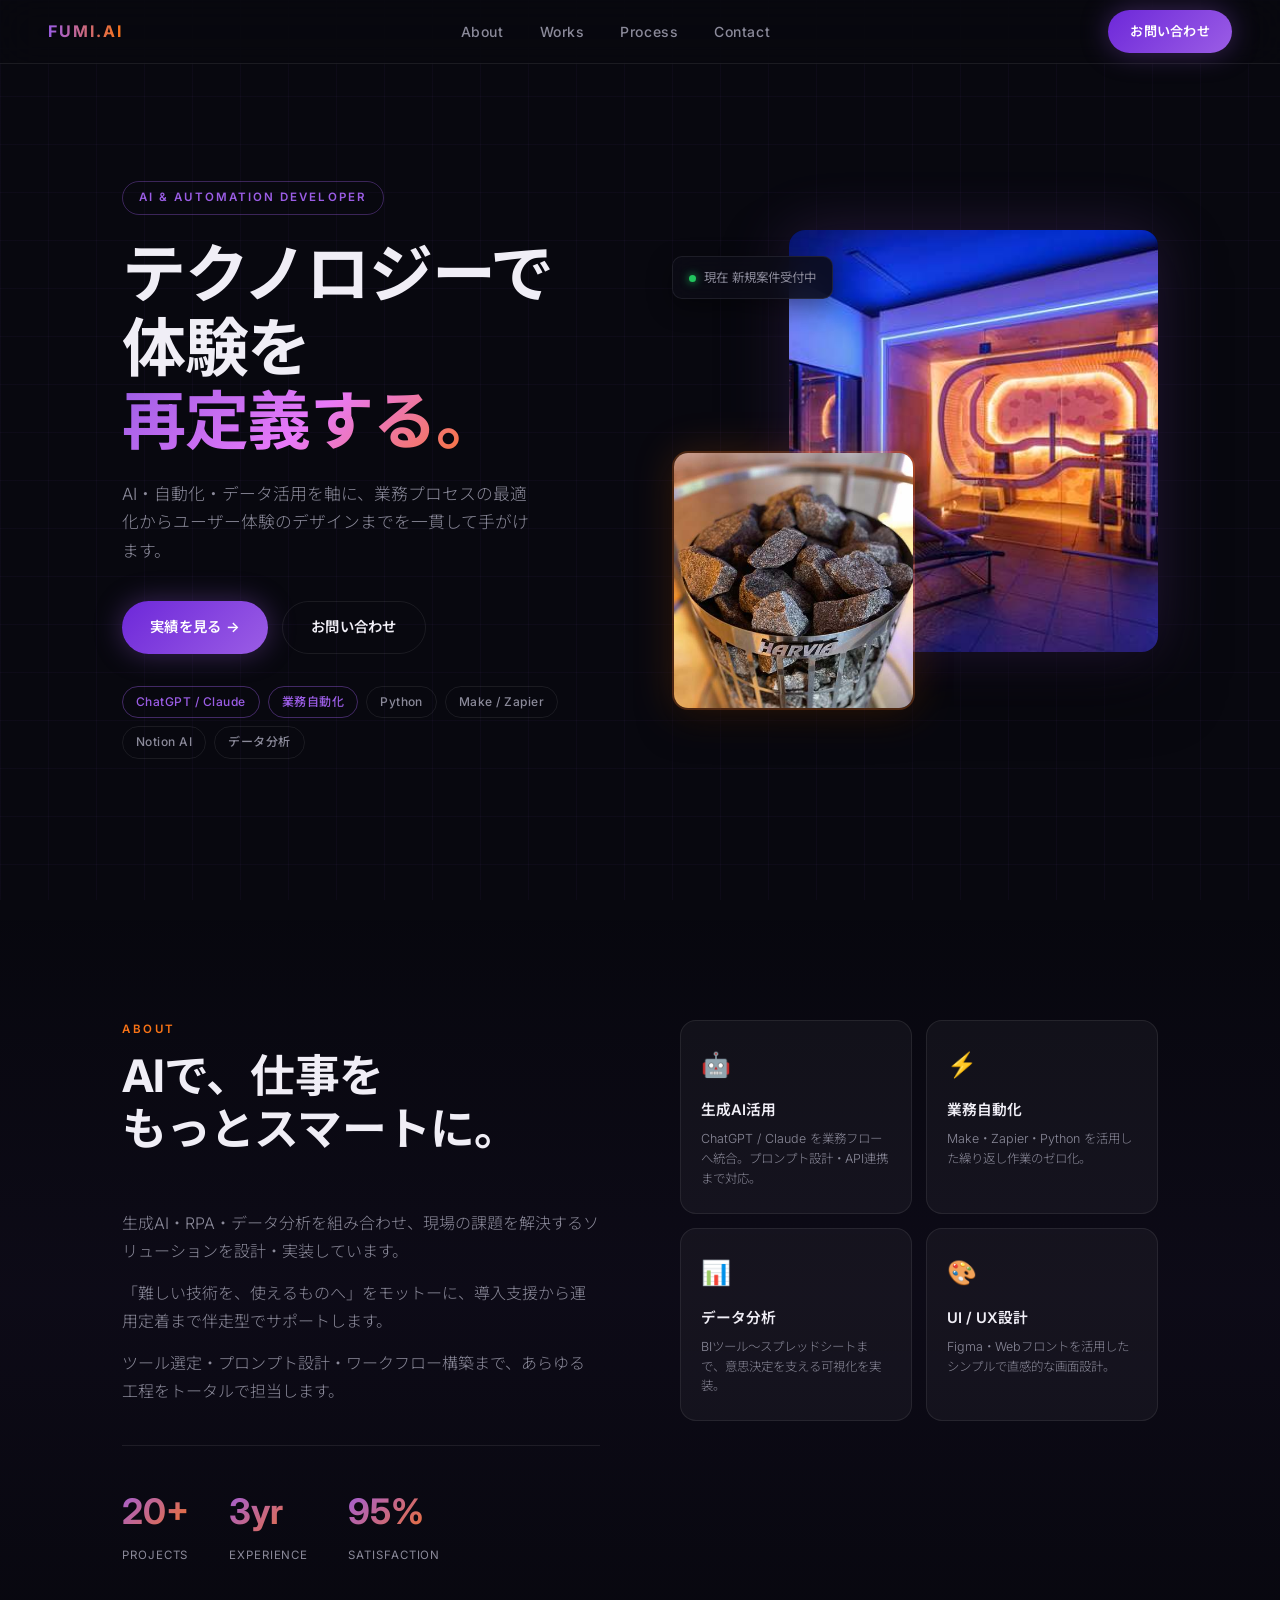
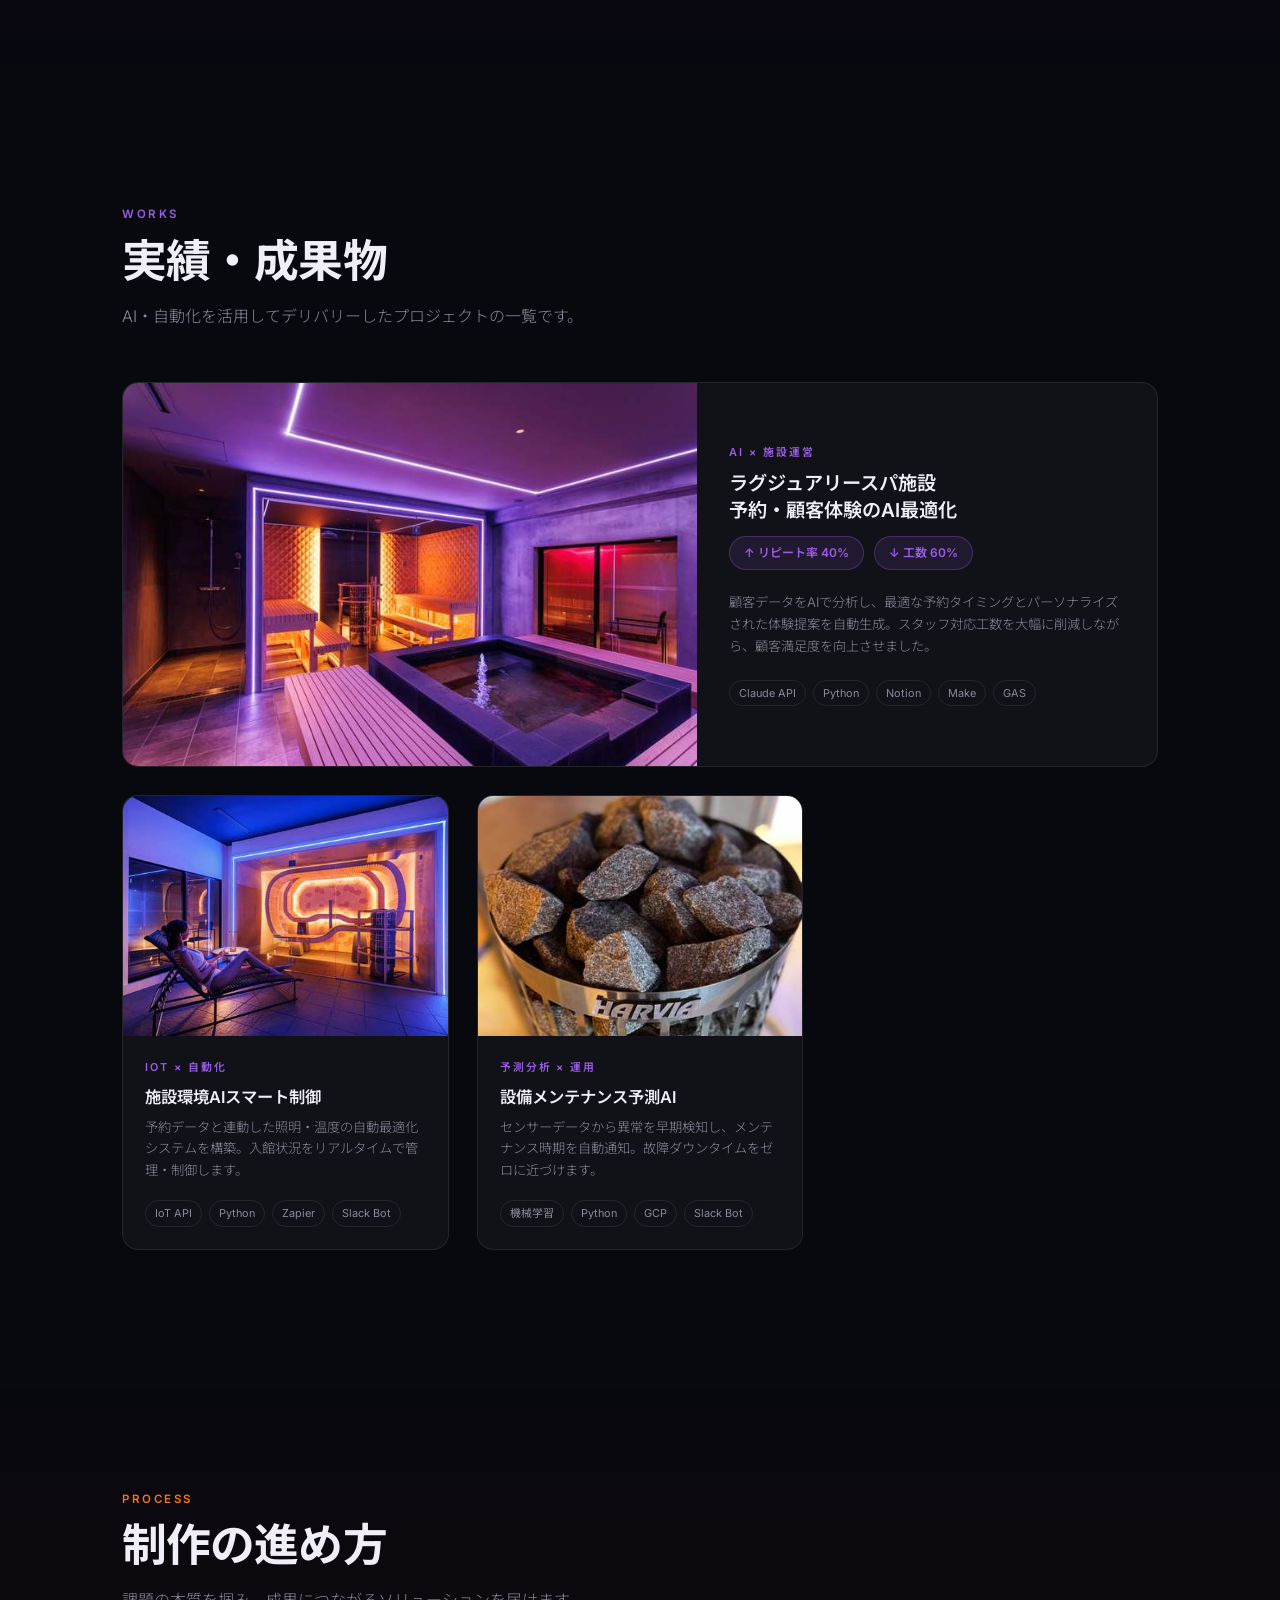
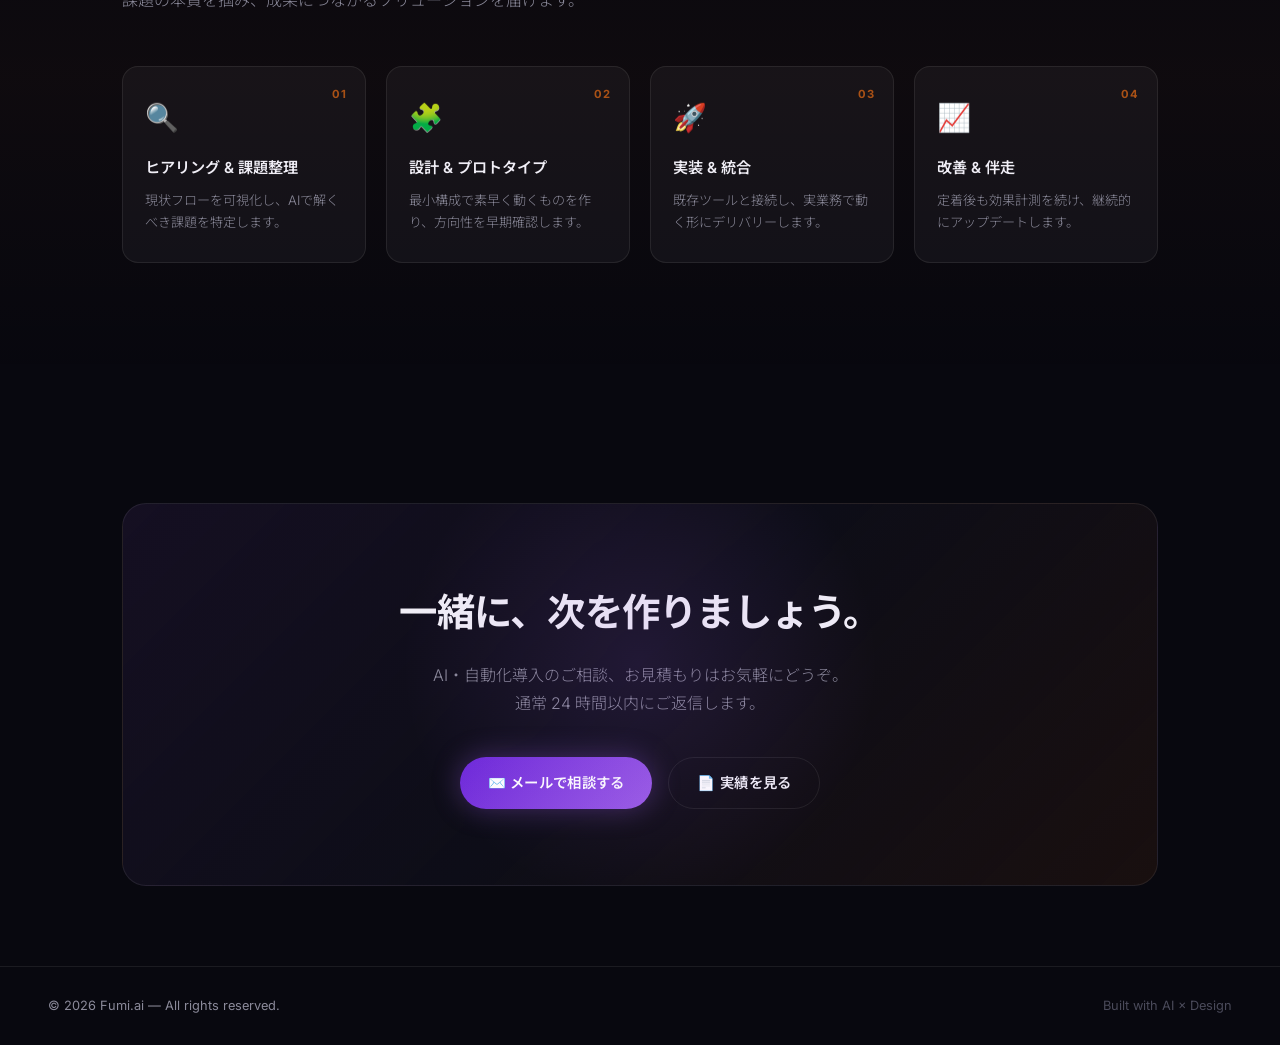
<file: portfolio_light.html>
<!DOCTYPE html>
<html lang="ja">
<head>
<meta charset="UTF-8"/>
<meta name="viewport" content="width=device-width,initial-scale=1.0"/>
<title>Fumi — AI &amp; Automation Portfolio</title>
<link rel="preconnect" href="https://fonts.googleapis.com"/>
<link rel="preconnect" href="https://fonts.gstatic.com" crossorigin/>
<link href="https://fonts.googleapis.com/css2?family=Inter:wght@300;400;500;600;700&family=Noto+Sans+JP:wght@300;400;500;700&display=swap" rel="stylesheet"/>
<style>
:root{
  --bg:#08080f;--bg2:#0f0f1a;--surface:rgba(255,255,255,.04);
  --border:rgba(255,255,255,.08);--border-h:rgba(255,255,255,.20);
  --purple:#9b5de5;--purple-d:#6d28d9;
  --orange:#f97316;--orange-d:#c2410c;
  --pink:#e879f9;
  --text:#f0eef6;--muted:#8b8a9a;--disabled:#4a4a5a;
  --r-pill:100px;--r-card:16px;--r-sm:10px;--r-lg:24px;
  --max:1100px;--gap:28px;
}
*,*::before,*::after{box-sizing:border-box;margin:0;padding:0}
html{scroll-behavior:smooth}
body{font-family:"Inter","Noto Sans JP",sans-serif;background:var(--bg);color:var(--text);line-height:1.7;overflow-x:hidden}
body::before{content:"";position:fixed;inset:0;background-image:linear-gradient(rgba(155,93,229,.045)1px,transparent 1px),linear-gradient(90deg,rgba(155,93,229,.045)1px,transparent 1px);background-size:48px 48px;pointer-events:none;z-index:0}

/* ── Nav ── */
nav{position:fixed;top:0;left:0;right:0;z-index:200;display:flex;justify-content:space-between;align-items:center;padding:0 48px;height:64px;background:rgba(8,8,15,.75);backdrop-filter:blur(20px);-webkit-backdrop-filter:blur(20px);border-bottom:1px solid var(--border)}
.logo{font-weight:700;font-size:1rem;letter-spacing:.12em;text-transform:uppercase;background:linear-gradient(90deg,var(--purple),var(--orange));-webkit-background-clip:text;-webkit-text-fill-color:transparent;text-decoration:none}
.nav-links{display:flex;gap:36px;list-style:none}
.nav-links a{color:var(--muted);text-decoration:none;font-size:.875rem;font-weight:500;letter-spacing:.04em;transition:color .25s}
.nav-links a:hover{color:var(--text)}
.nav-cta{display:none}
@media(min-width:768px){.nav-cta{display:inline-flex}}

/* ── Layout helpers ── */
.wrap{position:relative;z-index:1;max-width:var(--max);margin:0 auto;padding:0 32px}
section{position:relative;z-index:1}

/* ── Buttons ── */
.btn{display:inline-flex;align-items:center;gap:8px;padding:13px 28px;border-radius:var(--r-pill);font-size:.9rem;font-weight:600;text-decoration:none;letter-spacing:.02em;transition:transform .2s,box-shadow .2s;border:none;cursor:pointer;font-family:inherit}
.btn:hover{transform:translateY(-2px)}
.btn-p{background:linear-gradient(135deg,var(--purple-d),var(--purple));color:#fff;box-shadow:0 0 28px rgba(155,93,229,.35)}
.btn-p:hover{box-shadow:0 0 44px rgba(155,93,229,.55)}
.btn-o{background:transparent;color:var(--text);border:1px solid var(--border)}
.btn-o:hover{border-color:var(--border-h);background:var(--surface)}
.btn-sm{padding:10px 22px;font-size:.82rem}

/* ── Tags ── */
.tag{display:inline-block;padding:5px 13px;border-radius:var(--r-pill);font-size:.75rem;font-weight:500;letter-spacing:.04em;border:1px solid var(--border);color:var(--muted);transition:border-color .2s,color .2s}
.tag:hover{border-color:var(--purple);color:var(--text)}
.tag-a{border-color:rgba(155,93,229,.4);color:var(--purple)}
.tag-row{display:flex;flex-wrap:wrap;gap:8px;margin-top:24px}

/* ── Section header ── */
.eyebrow{font-size:.72rem;font-weight:600;letter-spacing:.22em;text-transform:uppercase;margin-bottom:10px}
.eyebrow-p{color:var(--purple)}
.eyebrow-o{color:var(--orange)}
.sec-title{font-size:clamp(1.8rem,3.5vw,2.8rem);font-weight:700;letter-spacing:-.02em;line-height:1.2;margin-bottom:14px}
.sec-desc{color:var(--muted);font-size:1rem;font-weight:300;max-width:520px}
.sec-head{margin-bottom:52px}

/* ── Grad text ── */
.grad{background:linear-gradient(135deg,var(--purple),var(--pink),var(--orange));-webkit-background-clip:text;-webkit-text-fill-color:transparent}
.grad-logo{background:linear-gradient(90deg,var(--purple),var(--orange));-webkit-background-clip:text;-webkit-text-fill-color:transparent}

/* ════════════════════════════════
   HERO
════════════════════════════════ */
#hero{min-height:100vh;display:flex;align-items:center;padding:100px 0 60px}
.hero-inner{display:grid;grid-template-columns:1fr 1fr;gap:64px;align-items:center}
.hero-pill{display:inline-block;font-size:.72rem;font-weight:600;letter-spacing:.18em;text-transform:uppercase;color:var(--purple);border:1px solid rgba(155,93,229,.35);border-radius:var(--r-pill);padding:6px 16px;margin-bottom:22px}
.hero-title{font-size:clamp(2.4rem,5vw,4rem);font-weight:700;line-height:1.15;letter-spacing:-.02em;margin-bottom:22px}
.hero-desc{font-size:1.05rem;color:var(--muted);max-width:420px;margin-bottom:36px;font-weight:300}
.hero-cta{display:flex;gap:14px;flex-wrap:wrap;margin-bottom:32px}
.hero-visual{position:relative;height:480px}
.img-main{position:absolute;right:0;top:0;width:76%;height:88%;object-fit:cover;border-radius:var(--r-card);box-shadow:0 0 60px rgba(155,93,229,.2),0 32px 64px rgba(0,0,0,.55)}
.img-accent{position:absolute;left:0;bottom:0;width:50%;height:54%;object-fit:cover;border-radius:var(--r-card);box-shadow:0 0 40px rgba(249,115,22,.18),0 16px 32px rgba(0,0,0,.5);border:2px solid rgba(249,115,22,.28)}
.hero-badge{position:absolute;top:26px;left:0;background:rgba(12,12,22,.88);backdrop-filter:blur(12px);border:1px solid var(--border);border-radius:var(--r-sm);padding:10px 16px;font-size:.78rem;color:var(--muted);white-space:nowrap;box-shadow:0 8px 24px rgba(0,0,0,.4)}
.live-dot{display:inline-block;width:7px;height:7px;background:#22c55e;border-radius:50%;margin-right:8px;box-shadow:0 0 8px #22c55e;animation:pulse 2s infinite;vertical-align:middle}
@keyframes pulse{0%,100%{opacity:1}50%{opacity:.4}}
.scroll-hint{margin-top:32px;display:flex;align-items:center;gap:10px;color:var(--disabled);font-size:.78rem}
.scroll-line{width:40px;height:1px;background:linear-gradient(90deg,var(--purple),transparent)}

/* ════════════════════════════════
   ABOUT
════════════════════════════════ */
#about{padding:120px 0;background:linear-gradient(180deg,transparent,rgba(155,93,229,.04),transparent)}
.about-grid{display:grid;grid-template-columns:1fr 1fr;gap:80px;align-items:start}
.about-text p{color:var(--muted);font-size:1rem;font-weight:300;margin-bottom:14px;line-height:1.75}
.stats{display:flex;gap:40px;margin-top:40px;padding-top:36px;border-top:1px solid var(--border)}
.stat-num{font-size:2.2rem;font-weight:700;background:linear-gradient(135deg,var(--purple),var(--orange));-webkit-background-clip:text;-webkit-text-fill-color:transparent}
.stat-lbl{font-size:.72rem;color:var(--muted);letter-spacing:.08em;margin-top:4px}
.skills{display:grid;grid-template-columns:1fr 1fr;gap:14px}
.skill-card{background:var(--surface);border:1px solid var(--border);border-radius:var(--r-card);padding:24px 20px;transition:border-color .25s,transform .25s}
.skill-card:hover{border-color:rgba(155,93,229,.45);transform:translateY(-4px)}
.sk-icon{font-size:1.5rem;margin-bottom:12px}
.sk-name{font-size:.92rem;font-weight:600;margin-bottom:6px}
.sk-desc{font-size:.78rem;color:var(--muted);font-weight:300;line-height:1.6}

/* ════════════════════════════════
   WORKS
════════════════════════════════ */
#works{padding:120px 0}
.works-grid{display:grid;grid-template-columns:repeat(3,1fr);gap:var(--gap)}
.work-card{background:var(--surface);border:1px solid var(--border);border-radius:var(--r-card);overflow:hidden;transition:border-color .3s,transform .3s,box-shadow .3s}
.work-card:hover{border-color:rgba(155,93,229,.5);transform:translateY(-6px);box-shadow:0 24px 64px rgba(0,0,0,.5),0 0 40px rgba(155,93,229,.1)}
.work-img-wrap{overflow:hidden}
.work-img{width:100%;height:240px;object-fit:cover;display:block;transition:transform .5s}
.work-card:hover .work-img{transform:scale(1.05)}
.work-body{padding:22px}
.work-cat{font-size:.68rem;font-weight:600;letter-spacing:.18em;text-transform:uppercase;color:var(--purple);margin-bottom:9px}
.work-title{font-size:1.02rem;font-weight:600;line-height:1.4;margin-bottom:8px}
.work-desc{font-size:.83rem;color:var(--muted);font-weight:300;line-height:1.65;margin-bottom:18px}
.work-tags{display:flex;flex-wrap:wrap;gap:7px}
.work-tag{font-size:.68rem;padding:3px 9px;border-radius:var(--r-pill);border:1px solid var(--border);color:var(--muted)}
/* featured */
.work-card.feat{grid-column:span 3;display:grid;grid-template-columns:1.25fr 1fr}
.work-card.feat .work-img{height:100%;min-height:280px}
.work-card.feat .work-body{padding:36px 32px;display:flex;flex-direction:column;justify-content:center}
.work-card.feat .work-title{font-size:1.2rem;margin-bottom:12px}
.work-card.feat .work-desc{margin-bottom:22px}
.result-pills{display:flex;flex-wrap:wrap;gap:10px;margin-bottom:22px}
.result-pill{font-size:.75rem;font-weight:600;padding:6px 14px;border-radius:var(--r-pill);background:rgba(155,93,229,.12);color:var(--purple);border:1px solid rgba(155,93,229,.3)}

/* ════════════════════════════════
   PROCESS
════════════════════════════════ */
#process{padding:120px 0;background:linear-gradient(180deg,transparent,rgba(249,115,22,.03),transparent)}
.process-steps{display:grid;grid-template-columns:repeat(4,1fr);gap:20px;counter-reset:step}
.p-step{background:var(--surface);border:1px solid var(--border);border-radius:var(--r-card);padding:28px 22px;position:relative;counter-increment:step;transition:border-color .25s}
.p-step:hover{border-color:rgba(249,115,22,.4)}
.p-step::before{content:"0" counter(step);position:absolute;top:18px;right:18px;font-size:.7rem;font-weight:700;letter-spacing:.1em;color:var(--orange);opacity:.65}
.p-icon{font-size:1.7rem;margin-bottom:14px}
.p-title{font-size:.95rem;font-weight:600;margin-bottom:9px}
.p-desc{font-size:.82rem;color:var(--muted);font-weight:300;line-height:1.65}

/* ════════════════════════════════
   CONTACT
════════════════════════════════ */
#contact{padding:120px 0 80px}
.c-box{border:1px solid var(--border);border-radius:var(--r-lg);padding:76px 64px;text-align:center;position:relative;overflow:hidden;background:linear-gradient(135deg,rgba(155,93,229,.09),rgba(15,15,26,.8),rgba(249,115,22,.07))}
.c-box::before{content:"";position:absolute;top:-80px;left:50%;transform:translateX(-50%);width:480px;height:480px;background:radial-gradient(circle,rgba(155,93,229,.14),transparent 70%);pointer-events:none}
.c-title{font-size:clamp(1.7rem,3vw,2.5rem);font-weight:700;letter-spacing:-.02em;margin-bottom:16px}
.c-desc{color:var(--muted);font-size:1rem;font-weight:300;margin-bottom:40px;line-height:1.75}
.c-links{display:flex;gap:16px;justify-content:center;flex-wrap:wrap}

/* ── Footer ── */
footer{border-top:1px solid var(--border);padding:28px 48px;display:flex;justify-content:space-between;font-size:.8rem;color:var(--muted);position:relative;z-index:1}

/* ════════════════════════════════
   ANIMATIONS
════════════════════════════════ */
.fi{opacity:0;transform:translateY(30px);transition:opacity .65s ease,transform .65s ease}
.fi.on{opacity:1;transform:none}

/* ════════════════════════════════
   RESPONSIVE
════════════════════════════════ */
@media(max-width:1024px){
  .hero-inner{gap:40px}
  .about-grid{gap:48px}
  .works-grid{grid-template-columns:1fr 1fr}
  .work-card.feat{grid-column:span 2;grid-template-columns:1fr 1fr}
}
@media(max-width:768px){
  nav{padding:0 24px}
  .nav-links{gap:18px}
  .wrap{padding:0 20px}
  .hero-inner{grid-template-columns:1fr;gap:40px}
  .hero-visual{height:300px}
  .img-accent{width:44%;height:48%}
  .hero-visual .hero-badge{display:none}
  #about,.#works,#process,#contact{padding:80px 0}
  .about-grid{grid-template-columns:1fr;gap:48px}
  .skills{gap:12px}
  .stats{gap:24px}
  .works-grid{grid-template-columns:1fr}
  .work-card.feat{grid-column:span 1;grid-template-columns:1fr}
  .work-card.feat .work-img{height:240px;min-height:unset}
  .work-card.feat .work-body{padding:22px}
  .process-steps{grid-template-columns:1fr 1fr;gap:14px}
  .c-box{padding:48px 28px}
  footer{flex-direction:column;gap:10px;text-align:center;padding:22px 24px}
}
@media(max-width:480px){
  .nav-links{display:none}
  .hero-title{font-size:2rem}
  .skills{grid-template-columns:1fr}
  .process-steps{grid-template-columns:1fr}
  .hero-visual{height:260px}
  .img-main{width:100%;height:100%;position:relative;top:auto;right:auto;display:block}
  .img-accent{display:none}
  .hero-visual{display:block}
}
</style>
</head>
<body>

<!-- NAV -->
<nav>
  <a href="#hero" class="logo">Fumi.ai</a>
  <ul class="nav-links">
    <li><a href="#about">About</a></li>
    <li><a href="#works">Works</a></li>
    <li><a href="#process">Process</a></li>
    <li><a href="#contact">Contact</a></li>
  </ul>
  <a href="#contact" class="btn btn-p btn-sm nav-cta">お問い合わせ</a>
</nav>

<!-- HERO -->
<section id="hero">
  <div class="wrap">
    <div class="hero-inner">
      <div class="fi">
        <span class="hero-pill">AI &amp; Automation Developer</span>
        <h1 class="hero-title">
          テクノロジーで<br>体験を<br>
          <span class="grad">再定義する。</span>
        </h1>
        <p class="hero-desc">AI・自動化・データ活用を軸に、業務プロセスの最適化からユーザー体験のデザインまでを一貫して手がけます。</p>
        <div class="hero-cta">
          <a href="#works" class="btn btn-p">実績を見る →</a>
          <a href="#contact" class="btn btn-o">お問い合わせ</a>
        </div>
        <div class="tag-row">
          <span class="tag tag-a">ChatGPT / Claude</span>
          <span class="tag tag-a">業務自動化</span>
          <span class="tag">Python</span>
          <span class="tag">Make / Zapier</span>
          <span class="tag">Notion AI</span>
          <span class="tag">データ分析</span>
        </div>
      </div>
      <div class="hero-visual fi">
        <img src="[data-uri]" class="img-main" alt="luxury spa — AI optimized"/>
        <img src="[data-uri]" class="img-accent" alt="sauna heater"/>
        <div class="hero-badge">
          <span class="live-dot"></span>現在 新規案件受付中
        </div>
      </div>
    </div>
  </div>
</section>

<!-- ABOUT -->
<section id="about">
  <div class="wrap">
    <div class="about-grid">
      <div class="fi">
        <div class="sec-head">
          <p class="eyebrow eyebrow-o">About</p>
          <h2 class="sec-title">AIで、仕事を<br>もっとスマートに。</h2>
        </div>
        <div class="about-text">
          <p>生成AI・RPA・データ分析を組み合わせ、現場の課題を解決するソリューションを設計・実装しています。</p>
          <p>「難しい技術を、使えるものへ」をモットーに、導入支援から運用定着まで伴走型でサポートします。</p>
          <p>ツール選定・プロンプト設計・ワークフロー構築まで、あらゆる工程をトータルで担当します。</p>
        </div>
        <div class="stats">
          <div><div class="stat-num">20+</div><div class="stat-lbl">PROJECTS</div></div>
          <div><div class="stat-num">3yr</div><div class="stat-lbl">EXPERIENCE</div></div>
          <div><div class="stat-num">95%</div><div class="stat-lbl">SATISFACTION</div></div>
        </div>
      </div>
      <div class="skills fi">
        <div class="skill-card">
          <div class="sk-icon">🤖</div>
          <div class="sk-name">生成AI活用</div>
          <div class="sk-desc">ChatGPT / Claude を業務フローへ統合。プロンプト設計・API連携まで対応。</div>
        </div>
        <div class="skill-card">
          <div class="sk-icon">⚡</div>
          <div class="sk-name">業務自動化</div>
          <div class="sk-desc">Make・Zapier・Python を活用した繰り返し作業のゼロ化。</div>
        </div>
        <div class="skill-card">
          <div class="sk-icon">📊</div>
          <div class="sk-name">データ分析</div>
          <div class="sk-desc">BIツール〜スプレッドシートまで、意思決定を支える可視化を実装。</div>
        </div>
        <div class="skill-card">
          <div class="sk-icon">🎨</div>
          <div class="sk-name">UI / UX設計</div>
          <div class="sk-desc">Figma・Webフロントを活用したシンプルで直感的な画面設計。</div>
        </div>
      </div>
    </div>
  </div>
</section>

<!-- WORKS -->
<section id="works">
  <div class="wrap">
    <div class="sec-head fi">
      <p class="eyebrow eyebrow-p">Works</p>
      <h2 class="sec-title">実績・成果物</h2>
      <p class="sec-desc">AI・自動化を活用してデリバリーしたプロジェクトの一覧です。</p>
    </div>
    <div class="works-grid">
      <!-- featured -->
      <div class="work-card feat fi">
        <div class="work-img-wrap">
          <img src="[data-uri]" class="work-img" alt="ラグジュアリースパ AI最適化"/>
        </div>
        <div class="work-body">
          <p class="work-cat">AI × 施設運営</p>
          <h3 class="work-title">ラグジュアリースパ施設<br>予約・顧客体験のAI最適化</h3>
          <div class="result-pills">
            <span class="result-pill">↑ リピート率 40%</span>
            <span class="result-pill">↓ 工数 60%</span>
          </div>
          <p class="work-desc">顧客データをAIで分析し、最適な予約タイミングとパーソナライズされた体験提案を自動生成。スタッフ対応工数を大幅に削減しながら、顧客満足度を向上させました。</p>
          <div class="work-tags">
            <span class="work-tag">Claude API</span>
            <span class="work-tag">Python</span>
            <span class="work-tag">Notion</span>
            <span class="work-tag">Make</span>
            <span class="work-tag">GAS</span>
          </div>
        </div>
      </div>
      <!-- card 2 -->
      <div class="work-card fi">
        <div class="work-img-wrap">
          <img src="[data-uri]" class="work-img" alt="施設環境AIスマート制御"/>
        </div>
        <div class="work-body">
          <p class="work-cat">IoT × 自動化</p>
          <h3 class="work-title">施設環境AIスマート制御</h3>
          <p class="work-desc">予約データと連動した照明・温度の自動最適化システムを構築。入館状況をリアルタイムで管理・制御します。</p>
          <div class="work-tags">
            <span class="work-tag">IoT API</span>
            <span class="work-tag">Python</span>
            <span class="work-tag">Zapier</span>
            <span class="work-tag">Slack Bot</span>
          </div>
        </div>
      </div>
      <!-- card 3 -->
      <div class="work-card fi">
        <div class="work-img-wrap">
          <img src="[data-uri]" class="work-img" alt="設備メンテナンス予測AI"/>
        </div>
        <div class="work-body">
          <p class="work-cat">予測分析 × 運用</p>
          <h3 class="work-title">設備メンテナンス予測AI</h3>
          <p class="work-desc">センサーデータから異常を早期検知し、メンテナンス時期を自動通知。故障ダウンタイムをゼロに近づけます。</p>
          <div class="work-tags">
            <span class="work-tag">機械学習</span>
            <span class="work-tag">Python</span>
            <span class="work-tag">GCP</span>
            <span class="work-tag">Slack Bot</span>
          </div>
        </div>
      </div>
    </div>
  </div>
</section>

<!-- PROCESS -->
<section id="process">
  <div class="wrap">
    <div class="sec-head fi">
      <p class="eyebrow eyebrow-o">Process</p>
      <h2 class="sec-title">制作の進め方</h2>
      <p class="sec-desc">課題の本質を掴み、成果につながるソリューションを届けます。</p>
    </div>
    <div class="process-steps fi">
      <div class="p-step"><div class="p-icon">🔍</div><div class="p-title">ヒアリング &amp; 課題整理</div><div class="p-desc">現状フローを可視化し、AIで解くべき課題を特定します。</div></div>
      <div class="p-step"><div class="p-icon">🧩</div><div class="p-title">設計 &amp; プロトタイプ</div><div class="p-desc">最小構成で素早く動くものを作り、方向性を早期確認します。</div></div>
      <div class="p-step"><div class="p-icon">🚀</div><div class="p-title">実装 &amp; 統合</div><div class="p-desc">既存ツールと接続し、実業務で動く形にデリバリーします。</div></div>
      <div class="p-step"><div class="p-icon">📈</div><div class="p-title">改善 &amp; 伴走</div><div class="p-desc">定着後も効果計測を続け、継続的にアップデートします。</div></div>
    </div>
  </div>
</section>

<!-- CONTACT -->
<section id="contact">
  <div class="wrap">
    <div class="c-box fi">
      <h2 class="c-title">一緒に、次を作りましょう。</h2>
      <p class="c-desc">AI・自動化導入のご相談、お見積もりはお気軽にどうぞ。<br>通常 24 時間以内にご返信します。</p>
      <div class="c-links">
        <a href="mailto:fumi3260@gmail.com" class="btn btn-p">✉️ メールで相談する</a>
        <a href="#works" class="btn btn-o">📄 実績を見る</a>
      </div>
    </div>
  </div>
</section>

<!-- FOOTER -->
<footer>
  <span>© 2026 Fumi.ai — All rights reserved.</span>
  <span style="color:var(--disabled)">Built with AI × Design</span>
</footer>

<script>
const io = new IntersectionObserver(entries => {
  entries.forEach(e => {
    if (!e.isIntersecting) return;
    e.target.classList.add('on');
    let i = 0;
    e.target.querySelectorAll('.skill-card,.work-card,.p-step').forEach(el => {
      el.style.transitionDelay = (i++ * 0.08) + 's';
      el.classList.add('fi','on');
    });
  });
}, {threshold: 0.08});
document.querySelectorAll('.fi').forEach(el => io.observe(el));
</script>
</body>
</html>
</file>
<file: style.css>
/* ============================================================
   RESET & CSS VARIABLES
============================================================ */
*, *::before, *::after { box-sizing: border-box; margin: 0; padding: 0; }

:root {
  /* Colors */
  --bg:        #08080f;
  --bg2:       #0d0d1a;
  --card:      #10101e;
  --card2:     #141428;
  --border:    rgba(155, 93, 229, 0.15);
  --border2:   rgba(155, 93, 229, 0.30);
  --purple:    #9b5de5;
  --purple2:   #7c3aed;
  --orange:    #f97316;
  --pink:      #e879f9;
  --cyan:      #22d3ee;
  --green:     #4ade80;
  --text:      #f0eef6;
  --muted:     #7c7a96;
  --muted2:    #a09eb8;

  /* Gradients */
  --grad:      linear-gradient(135deg, #9b5de5 0%, #e879f9 100%);
  --grad-o:    linear-gradient(135deg, #f97316 0%, #e879f9 100%);
  --grad-c:    linear-gradient(135deg, #22d3ee 0%, #9b5de5 100%);

  /* Layout */
  --max:       1100px;
  --radius:    16px;
  --radius-sm: 10px;

  /* Font */
  --font:      'Inter', 'Hiragino Sans', 'Meiryo', sans-serif;

  /* Transitions */
  --ease:      cubic-bezier(.4, 0, .2, 1);
  --t:         0.3s;
}

html { scroll-behavior: smooth; font-size: 16px; }

body {
  background: var(--bg);
  color: var(--text);
  font-family: var(--font);
  line-height: 1.7;
  overflow-x: hidden;
  -webkit-font-smoothing: antialiased;
}

img { display: block; max-width: 100%; }
a  { color: inherit; text-decoration: none; }
ul { list-style: none; }

/* ============================================================
   SCROLL PROGRESS BAR
============================================================ */
#progress-bar {
  position: fixed;
  top: 0; left: 0;
  height: 3px;
  width: 0%;
  background: var(--grad);
  z-index: 9999;
  transition: width .1s linear;
}

/* ============================================================
   UTILITIES
============================================================ */
.wrap { max-width: var(--max); margin: 0 auto; padding: 0 28px; }

.grad-text {
  background: var(--grad);
  -webkit-background-clip: text;
  -webkit-text-fill-color: transparent;
  background-clip: text;
}
.grad-text-o {
  background: var(--grad-o);
  -webkit-background-clip: text;
  -webkit-text-fill-color: transparent;
  background-clip: text;
}

.eyebrow {
  display: inline-block;
  font-size: .72rem;
  font-weight: 700;
  letter-spacing: .18em;
  text-transform: uppercase;
  color: var(--purple);
  margin-bottom: .6rem;
}
.eyebrow::before { content: '// '; opacity: .5; }
.eyebrow-o { color: var(--orange); }
.eyebrow-p { color: var(--pink); }
.eyebrow-c { color: var(--cyan); }

.sec-title {
  font-size: clamp(1.9rem, 4vw, 2.8rem);
  font-weight: 800;
  line-height: 1.15;
  letter-spacing: -.02em;
  margin-bottom: 1rem;
}
.sec-desc { color: var(--muted2); font-size: .97rem; max-width: 480px; line-height: 1.75; }

/* ── Reveal animations ── */
.fi {
  opacity: 0;
  transform: translateY(32px);
  transition: opacity .65s var(--ease), transform .65s var(--ease);
}
.fi.visible { opacity: 1; transform: translateY(0); }

/* stagger helper classes */
.d1 { transition-delay:  80ms !important; }
.d2 { transition-delay: 160ms !important; }
.d3 { transition-delay: 240ms !important; }
.d4 { transition-delay: 320ms !important; }

/* ── Glass card ── */
.glass {
  background: rgba(16, 16, 30, .7);
  backdrop-filter: blur(20px);
  -webkit-backdrop-filter: blur(20px);
  border: 1px solid var(--border);
  border-radius: var(--radius);
}

/* ============================================================
   NAVIGATION
============================================================ */
#nav {
  position: fixed;
  top: 0; left: 0; right: 0;
  z-index: 500;
  padding: 20px 0;
  transition: background var(--t) var(--ease),
              box-shadow var(--t) var(--ease),
              padding var(--t) var(--ease);
}
#nav.scrolled {
  padding: 14px 0;
  background: rgba(8, 8, 15, .9);
  backdrop-filter: blur(20px);
  -webkit-backdrop-filter: blur(20px);
  box-shadow: 0 1px 0 var(--border);
}

.nav-inner {
  display: flex;
  align-items: center;
  justify-content: space-between;
}

.logo {
  font-size: 1.25rem;
  font-weight: 900;
  letter-spacing: -.03em;
}
.logo em {
  font-style: normal;
  background: var(--grad);
  -webkit-background-clip: text;
  -webkit-text-fill-color: transparent;
  background-clip: text;
}

.nav-links {
  display: flex;
  gap: 2.4rem;
  font-size: .875rem;
  font-weight: 500;
}
.nav-links a {
  color: var(--muted2);
  position: relative;
  transition: color var(--t);
}
.nav-links a::after {
  content: '';
  position: absolute;
  bottom: -4px; left: 0;
  width: 0; height: 2px;
  background: var(--grad);
  border-radius: 2px;
  transition: width var(--t) var(--ease);
}
.nav-links a:hover { color: var(--text); }
.nav-links a:hover::after { width: 100%; }

.nav-cta {
  padding: 9px 22px;
  border-radius: 999px;
  background: var(--grad);
  font-size: .825rem;
  font-weight: 700;
  transition: opacity var(--t), transform var(--t);
  white-space: nowrap;
}
.nav-cta:hover { opacity: .85; transform: translateY(-1px); }

/* hamburger */
.hamburger {
  display: none;
  flex-direction: column;
  gap: 5px;
  cursor: pointer;
  background: none;
  border: none;
  padding: 6px;
  z-index: 600;
}
.hamburger span {
  display: block;
  width: 22px; height: 2px;
  background: var(--text);
  border-radius: 2px;
  transition: var(--t) var(--ease);
  transform-origin: center;
}
.hamburger.open span:nth-child(1) { transform: translateY(7px) rotate(45deg); }
.hamburger.open span:nth-child(2) { opacity: 0; transform: scaleX(0); }
.hamburger.open span:nth-child(3) { transform: translateY(-7px) rotate(-45deg); }

/* mobile menu */
#mobile-menu {
  display: none;
  position: fixed;
  inset: 0;
  background: rgba(8, 8, 15, .97);
  backdrop-filter: blur(24px);
  z-index: 499;
  align-items: center;
  justify-content: center;
  flex-direction: column;
  gap: 2.5rem;
}
#mobile-menu.open { display: flex; }
#mobile-menu a {
  font-size: 2rem;
  font-weight: 800;
  color: var(--muted2);
  transition: color var(--t);
  letter-spacing: -.02em;
}
#mobile-menu a:hover { color: var(--text); }

/* ============================================================
   HERO
============================================================ */
#hero {
  min-height: 100dvh;
  display: grid;
  place-items: center;
  padding: 120px 0 80px;
  position: relative;
  overflow: hidden;
}

/* animated gradient background */
.hero-bg {
  position: absolute;
  inset: 0;
  pointer-events: none;
  overflow: hidden;
}
.hero-bg::before {
  content: '';
  position: absolute;
  width: 700px; height: 700px;
  background: radial-gradient(ellipse, rgba(155,93,229,.22) 0%, transparent 70%);
  top: -10%; right: -5%;
  animation: float1 8s ease-in-out infinite;
}
.hero-bg::after {
  content: '';
  position: absolute;
  width: 500px; height: 500px;
  background: radial-gradient(ellipse, rgba(232,121,249,.14) 0%, transparent 65%);
  bottom: 0; left: -10%;
  animation: float2 10s ease-in-out infinite;
}
@keyframes float1 {
  0%,100% { transform: translate(0, 0) scale(1); }
  50%      { transform: translate(-30px, 20px) scale(1.05); }
}
@keyframes float2 {
  0%,100% { transform: translate(0, 0) scale(1); }
  50%      { transform: translate(20px, -30px) scale(1.08); }
}

/* noise texture overlay */
.hero-bg-noise {
  position: absolute;
  inset: 0;
  background-image: url("data:image/svg+xml,%3Csvg viewBox='0 0 200 200' xmlns='http://www.w3.org/2000/svg'%3E%3Cfilter id='noise'%3E%3CfeTurbulence type='fractalNoise' baseFrequency='0.9' numOctaves='4' stitchTiles='stitch'/%3E%3C/filter%3E%3Crect width='100%25' height='100%25' filter='url(%23noise)' opacity='0.03'/%3E%3C/svg%3E");
  opacity: .4;
  pointer-events: none;
}

.hero-inner {
  position: relative;
  z-index: 1;
  display: grid;
  grid-template-columns: 1fr 1fr;
  gap: 64px;
  align-items: center;
}

.hero-badge {
  display: inline-flex;
  align-items: center;
  gap: .5rem;
  padding: 6px 16px;
  border-radius: 999px;
  border: 1px solid var(--border2);
  background: rgba(155,93,229,.08);
  font-size: .78rem;
  color: var(--muted2);
  margin-bottom: 1.4rem;
}
.live-dot {
  width: 7px; height: 7px;
  background: var(--green);
  border-radius: 50%;
  flex-shrink: 0;
  animation: pulse-dot 2s ease-in-out infinite;
}
@keyframes pulse-dot {
  0%,100% { box-shadow: 0 0 0 0 rgba(74,222,128,.5); }
  50%      { box-shadow: 0 0 0 6px rgba(74,222,128,0); }
}

.hero-title {
  font-size: clamp(2.6rem, 5.5vw, 4.2rem);
  font-weight: 900;
  line-height: 1.08;
  letter-spacing: -.04em;
  margin-bottom: 1.4rem;
}
/* cursor blink for typing effect */
.cursor {
  display: inline-block;
  width: 3px;
  background: var(--purple);
  border-radius: 2px;
  animation: blink .8s step-end infinite;
  vertical-align: middle;
  margin-left: 2px;
}
@keyframes blink { 0%,100% { opacity: 1; } 50% { opacity: 0; } }

.hero-desc {
  font-size: 1.05rem;
  color: var(--muted2);
  line-height: 1.75;
  margin-bottom: 2.2rem;
  max-width: 440px;
}

.hero-btns {
  display: flex;
  gap: 1rem;
  flex-wrap: wrap;
  margin-bottom: 2.8rem;
}
.btn-primary {
  padding: 14px 32px;
  border-radius: 999px;
  background: var(--grad);
  font-weight: 700;
  font-size: .95rem;
  transition: opacity var(--t), transform var(--t), box-shadow var(--t);
}
.btn-primary:hover {
  opacity: .9;
  transform: translateY(-3px);
  box-shadow: 0 12px 40px rgba(155,93,229,.35);
}
.btn-outline {
  padding: 13px 28px;
  border-radius: 999px;
  border: 1px solid var(--border2);
  font-weight: 600;
  font-size: .95rem;
  color: var(--muted2);
  transition: border-color var(--t), color var(--t), transform var(--t), background var(--t);
}
.btn-outline:hover {
  border-color: var(--purple);
  color: var(--text);
  background: rgba(155,93,229,.08);
  transform: translateY(-3px);
}

/* social links row */
.hero-socials {
  display: flex;
  align-items: center;
  gap: 1.2rem;
}
.hero-socials span { font-size: .75rem; color: var(--muted); letter-spacing: .08em; text-transform: uppercase; }
.social-link {
  display: flex;
  align-items: center;
  gap: .4rem;
  font-size: .82rem;
  color: var(--muted2);
  transition: color var(--t);
  padding: 6px 12px;
  border-radius: var(--radius-sm);
  border: 1px solid var(--border);
  transition: border-color var(--t), color var(--t), background var(--t);
}
.social-link:hover { border-color: var(--border2); color: var(--text); background: rgba(255,255,255,.03); }
.social-link svg { width: 14px; height: 14px; }

/* hero image */
.hero-visual {
  position: relative;
}
.hero-img-card {
  position: relative;
  border-radius: var(--radius);
  overflow: hidden;
  border: 1px solid var(--border);
  background: var(--card);
  aspect-ratio: 4 / 3;
  box-shadow: 0 40px 80px rgba(0,0,0,.5), 0 0 0 1px var(--border);
}
.hero-img-card img {
  width: 100%; height: 100%;
  object-fit: cover;
  opacity: .8;
  transition: transform .8s var(--ease), opacity var(--t);
}
.hero-img-card:hover img { transform: scale(1.04); opacity: .9; }

/* floating stat cards */
.float-card {
  position: absolute;
  display: flex;
  align-items: center;
  gap: .7rem;
  padding: 12px 18px;
  border-radius: var(--radius-sm);
  background: rgba(13, 13, 26, .92);
  backdrop-filter: blur(16px);
  border: 1px solid var(--border2);
  font-size: .82rem;
  font-weight: 600;
  white-space: nowrap;
  box-shadow: 0 8px 32px rgba(0,0,0,.4);
  animation: float-card 4s ease-in-out infinite;
}
.float-card:nth-child(2) { animation-delay: -2s; }
@keyframes float-card {
  0%,100% { transform: translateY(0); }
  50%      { transform: translateY(-8px); }
}
.float-card-a {
  bottom: -20px; left: -24px;
}
.float-card-b {
  top: -16px; right: -20px;
  animation-duration: 5s;
}
.float-icon { font-size: 1.2rem; }
.float-label { font-size: .7rem; color: var(--muted2); font-weight: 400; }
.float-val { font-size: 1rem; font-weight: 800; }

/* ============================================================
   ABOUT
============================================================ */
#about {
  padding: 120px 0;
  position: relative;
}
#about::before {
  content: '';
  position: absolute;
  top: 0; left: 50%;
  transform: translateX(-50%);
  width: 1px; height: 80px;
  background: linear-gradient(to bottom, transparent, var(--border2));
}

.about-grid {
  display: grid;
  grid-template-columns: 1fr 1fr;
  gap: 72px;
  align-items: start;
}
.about-text p {
  color: var(--muted2);
  margin-bottom: 1.1rem;
  font-size: .975rem;
  line-height: 1.8;
}

/* stats */
.stats {
  display: flex;
  gap: 0;
  margin-top: 2.5rem;
  padding-top: 2rem;
  border-top: 1px solid var(--border);
}
.stat-item {
  flex: 1;
  text-align: center;
  padding: 0 1rem;
  border-right: 1px solid var(--border);
}
.stat-item:first-child { padding-left: 0; }
.stat-item:last-child  { border-right: none; }
.stat-num {
  font-size: 2rem;
  font-weight: 900;
  line-height: 1;
  letter-spacing: -.03em;
}
.stat-lbl {
  font-size: .68rem;
  color: var(--muted);
  text-transform: uppercase;
  letter-spacing: .12em;
  margin-top: .3rem;
}

/* skill cards */
.skills-grid { display: grid; grid-template-columns: 1fr 1fr; gap: 14px; }
.skill-card {
  padding: 22px;
  border-radius: var(--radius);
  background: var(--card);
  border: 1px solid var(--border);
  transition: border-color var(--t), transform var(--t), box-shadow var(--t);
  cursor: default;
}
.skill-card:hover {
  border-color: var(--border2);
  transform: translateY(-4px);
  box-shadow: 0 16px 48px rgba(155,93,229,.12);
}
.sk-icon   { font-size: 1.8rem; margin-bottom: .7rem; }
.sk-name   { font-weight: 700; font-size: .95rem; margin-bottom: .35rem; }
.sk-desc   { font-size: .8rem; color: var(--muted2); line-height: 1.55; }

/* tech tags */
.tech-tags {
  display: flex;
  flex-wrap: wrap;
  gap: 8px;
  margin-top: 2rem;
}
.tech-tag {
  padding: 5px 14px;
  border-radius: 999px;
  border: 1px solid var(--border);
  font-size: .75rem;
  color: var(--muted2);
  transition: border-color var(--t), color var(--t), background var(--t);
}
.tech-tag:hover { border-color: var(--purple); color: var(--purple); background: rgba(155,93,229,.06); }

/* ============================================================
   WORKS
============================================================ */
#works { padding: 120px 0; }

.sec-head { margin-bottom: 3.5rem; }
.sec-head-inner {
  display: flex;
  align-items: flex-end;
  justify-content: space-between;
  gap: 2rem;
}
.sec-head-inner .sec-desc { margin-bottom: 0; }
.view-all {
  display: inline-flex;
  align-items: center;
  gap: .4rem;
  font-size: .85rem;
  font-weight: 600;
  color: var(--purple);
  white-space: nowrap;
  transition: gap var(--t);
  flex-shrink: 0;
}
.view-all:hover { gap: .8rem; }

.works-grid {
  display: grid;
  grid-template-columns: 1fr 1fr;
  gap: 20px;
}

/* featured card spans full width */
.work-card {
  border-radius: var(--radius);
  overflow: hidden;
  background: var(--card);
  border: 1px solid var(--border);
  transition: border-color var(--t), transform var(--t), box-shadow var(--t);
}
.work-card:hover {
  border-color: var(--border2);
  transform: translateY(-5px);
  box-shadow: 0 24px 64px rgba(155,93,229,.12);
}
.work-card.feat {
  grid-column: 1 / -1;
  display: grid;
  grid-template-columns: 1.1fr 1fr;
}

.work-img-wrap {
  overflow: hidden;
  background: var(--bg2);
  position: relative;
}
.work-img-wrap img {
  width: 100%; height: 100%;
  object-fit: cover;
  min-height: 220px;
  transition: transform .6s var(--ease);
  display: block;
}
.work-card:hover .work-img-wrap img { transform: scale(1.05); }
.work-card.feat .work-img-wrap img { min-height: 340px; }

.work-overlay {
  position: absolute;
  inset: 0;
  background: linear-gradient(to top, rgba(8,8,15,.7) 0%, transparent 60%);
  pointer-events: none;
}

.work-body { padding: 28px; display: flex; flex-direction: column; justify-content: center; gap: 14px; }
.work-card:not(.feat) .work-body { padding: 22px; gap: 10px; }

.work-tags { display: flex; flex-wrap: wrap; gap: 7px; }
.work-tag {
  padding: 3px 12px;
  border-radius: 999px;
  border: 1px solid var(--border);
  font-size: .7rem;
  color: var(--muted2);
  letter-spacing: .04em;
}
.work-tag.featured {
  border-color: rgba(155,93,229,.4);
  color: var(--purple);
  background: rgba(155,93,229,.08);
}

.work-title { font-size: 1.25rem; font-weight: 700; line-height: 1.3; letter-spacing: -.01em; }
.work-card:not(.feat) .work-title { font-size: 1rem; }
.work-desc { font-size: .875rem; color: var(--muted2); line-height: 1.65; }
.work-card:not(.feat) .work-desc { font-size: .82rem; }

.work-link {
  display: inline-flex;
  align-items: center;
  gap: .4rem;
  color: var(--purple);
  font-size: .875rem;
  font-weight: 600;
  margin-top: .4rem;
  transition: gap var(--t), color var(--t);
}
.work-link:hover { gap: .9rem; color: var(--pink); }

/* ============================================================
   SKILLS BAR (tech stack section)
============================================================ */
#stack {
  padding: 80px 0;
  border-top: 1px solid var(--border);
  border-bottom: 1px solid var(--border);
  overflow: hidden;
}
.stack-scroll-wrap { position: relative; }
.stack-scroll {
  display: flex;
  gap: 3rem;
  animation: scroll-left 18s linear infinite;
  width: max-content;
}
.stack-scroll:hover { animation-play-state: paused; }
.stack-item {
  display: flex;
  align-items: center;
  gap: .6rem;
  font-size: .88rem;
  font-weight: 600;
  color: var(--muted2);
  white-space: nowrap;
  transition: color var(--t);
}
.stack-item:hover { color: var(--text); }
.stack-item span { font-size: 1.2rem; }
@keyframes scroll-left {
  from { transform: translateX(0); }
  to   { transform: translateX(-50%); }
}
/* fade edges */
.stack-scroll-wrap::before,
.stack-scroll-wrap::after {
  content: '';
  position: absolute;
  top: 0; bottom: 0;
  width: 120px;
  z-index: 1;
  pointer-events: none;
}
.stack-scroll-wrap::before { left: 0;  background: linear-gradient(to right, var(--bg), transparent); }
.stack-scroll-wrap::after  { right: 0; background: linear-gradient(to left,  var(--bg), transparent); }

/* ============================================================
   PROCESS
============================================================ */
#process {
  padding: 120px 0;
  background: radial-gradient(ellipse 80% 50% at 50% 50%, rgba(155,93,229,.05) 0%, transparent 70%);
}

.process-grid {
  display: grid;
  grid-template-columns: repeat(4, 1fr);
  gap: 20px;
  margin-top: 3.5rem;
  position: relative;
}
/* connecting line */
.process-grid::before {
  content: '';
  position: absolute;
  top: 36px;
  left: calc(12.5% + 10px);
  right: calc(12.5% + 10px);
  height: 1px;
  background: linear-gradient(to right, var(--purple), var(--pink));
  opacity: .25;
  z-index: 0;
}

.process-card {
  position: relative;
  z-index: 1;
  background: var(--card);
  border: 1px solid var(--border);
  border-radius: var(--radius);
  padding: 30px 24px;
  transition: border-color var(--t), transform var(--t), box-shadow var(--t);
}
.process-card:hover {
  border-color: var(--border2);
  transform: translateY(-4px);
  box-shadow: 0 16px 48px rgba(155,93,229,.1);
}
.process-step {
  width: 40px; height: 40px;
  border-radius: 50%;
  background: var(--grad);
  display: flex;
  align-items: center;
  justify-content: center;
  font-size: .78rem;
  font-weight: 800;
  color: #fff;
  margin-bottom: 1.2rem;
}
.process-title { font-size: 1rem; font-weight: 700; margin-bottom: .5rem; }
.process-desc  { font-size: .82rem; color: var(--muted2); line-height: 1.65; }

/* ============================================================
   CONTACT
============================================================ */
#contact { padding: 120px 0; }

.contact-wrap {
  display: grid;
  grid-template-columns: 1fr 1.4fr;
  gap: 64px;
  align-items: start;
}
.contact-info { padding-top: .5rem; }
.contact-info .sec-title { margin-bottom: .8rem; }
.contact-info .sec-desc { margin-bottom: 2rem; }

.contact-detail {
  display: flex;
  flex-direction: column;
  gap: 14px;
}
.contact-item {
  display: flex;
  align-items: center;
  gap: .8rem;
  padding: 14px 18px;
  border-radius: var(--radius-sm);
  background: var(--card);
  border: 1px solid var(--border);
  font-size: .88rem;
}
.contact-item-icon { font-size: 1.2rem; flex-shrink: 0; }
.contact-item-label { font-size: .7rem; color: var(--muted); text-transform: uppercase; letter-spacing: .1em; }
.contact-item-val   { font-size: .9rem; font-weight: 600; }

/* form */
.contact-form {
  background: var(--card);
  border: 1px solid var(--border);
  border-radius: var(--radius);
  padding: 36px;
  display: flex;
  flex-direction: column;
  gap: 18px;
}
.form-row { display: grid; grid-template-columns: 1fr 1fr; gap: 16px; }
.form-group { display: flex; flex-direction: column; gap: 7px; }
.form-group label {
  font-size: .78rem;
  font-weight: 600;
  color: var(--muted2);
  letter-spacing: .04em;
}
.form-group input,
.form-group textarea,
.form-group select {
  background: var(--bg2);
  border: 1px solid var(--border);
  border-radius: var(--radius-sm);
  padding: 12px 16px;
  color: var(--text);
  font-family: var(--font);
  font-size: .9rem;
  outline: none;
  transition: border-color var(--t), box-shadow var(--t);
  width: 100%;
}
.form-group input::placeholder,
.form-group textarea::placeholder { color: var(--muted); }
.form-group input:focus,
.form-group textarea:focus,
.form-group select:focus {
  border-color: var(--purple);
  box-shadow: 0 0 0 3px rgba(155,93,229,.12);
}
.form-group textarea { resize: vertical; min-height: 130px; }
.form-group select option { background: var(--card); color: var(--text); }

.form-submit {
  padding: 15px;
  border-radius: 999px;
  background: var(--grad);
  color: #fff;
  font-family: var(--font);
  font-weight: 700;
  font-size: .95rem;
  border: none;
  cursor: pointer;
  transition: opacity var(--t), transform var(--t), box-shadow var(--t);
}
.form-submit:hover {
  opacity: .88;
  transform: translateY(-2px);
  box-shadow: 0 10px 36px rgba(155,93,229,.35);
}
.form-submit:active { transform: translateY(0); }
.form-note { font-size: .75rem; color: var(--muted); text-align: center; }

/* toast */
#toast {
  position: fixed;
  bottom: 2.5rem; left: 50%;
  transform: translateX(-50%) translateY(80px);
  padding: 13px 30px;
  border-radius: 999px;
  font-size: .9rem;
  font-weight: 600;
  z-index: 9000;
  opacity: 0;
  pointer-events: none;
  white-space: nowrap;
  transition: transform .4s var(--ease), opacity .4s var(--ease);
  box-shadow: 0 8px 32px rgba(0,0,0,.4);
}
#toast.show { transform: translateX(-50%) translateY(0); opacity: 1; }

/* ============================================================
   FOOTER
============================================================ */
footer {
  padding: 48px 0;
  border-top: 1px solid var(--border);
}
.footer-inner {
  display: flex;
  align-items: center;
  justify-content: space-between;
  gap: 2rem;
  flex-wrap: wrap;
}
.footer-logo { font-size: 1.1rem; font-weight: 900; letter-spacing: -.02em; }
.footer-logo em {
  font-style: normal;
  background: var(--grad);
  -webkit-background-clip: text;
  -webkit-text-fill-color: transparent;
  background-clip: text;
}
.footer-links { display: flex; gap: 2rem; }
.footer-links a { font-size: .85rem; color: var(--muted2); transition: color var(--t); }
.footer-links a:hover { color: var(--text); }
.footer-copy { font-size: .78rem; color: var(--muted); }

/* ============================================================
   RESPONSIVE
============================================================ */
@media (max-width: 1024px) {
  .process-grid { grid-template-columns: repeat(2, 1fr); }
  .process-grid::before { display: none; }
  .contact-wrap { grid-template-columns: 1fr; gap: 40px; }
}

@media (max-width: 768px) {
  .nav-links, .nav-cta { display: none; }
  .hamburger { display: flex; }

  .hero-inner { grid-template-columns: 1fr; gap: 40px; text-align: center; }
  .hero-desc  { max-width: 100%; }
  .hero-btns  { justify-content: center; }
  .hero-socials { justify-content: center; }
  .float-card-a { bottom: -12px; left: -8px; }
  .float-card-b { top: -12px; right: -8px; }

  .about-grid { grid-template-columns: 1fr; gap: 48px; }

  .works-grid { grid-template-columns: 1fr; }
  .work-card.feat { grid-column: 1; display: block; }
  .work-card.feat .work-img-wrap img { min-height: 260px; }

  .contact-wrap { grid-template-columns: 1fr; }
  .contact-form { padding: 24px; }
  .form-row { grid-template-columns: 1fr; }

  .footer-inner { flex-direction: column; text-align: center; }
}

@media (max-width: 480px) {
  .skills-grid { grid-template-columns: 1fr; }
  .process-grid { grid-template-columns: 1fr; }
  .stats { flex-direction: column; gap: 1.2rem; }
  .stat-item { border-right: none; border-bottom: 1px solid var(--border); padding-bottom: 1rem; text-align: left; }
  .stat-item:last-child { border-bottom: none; }
  .sec-head-inner { flex-direction: column; align-items: flex-start; }
  .hero-btns { flex-direction: column; align-items: stretch; text-align: center; }
  .hero-visual { display: none; }
}

/* ============================================================
   PRINT / REDUCED MOTION
============================================================ */
@media (prefers-reduced-motion: reduce) {
  *, *::before, *::after { animation-duration: 0.01ms !important; transition-duration: 0.01ms !important; }
}
</file>
